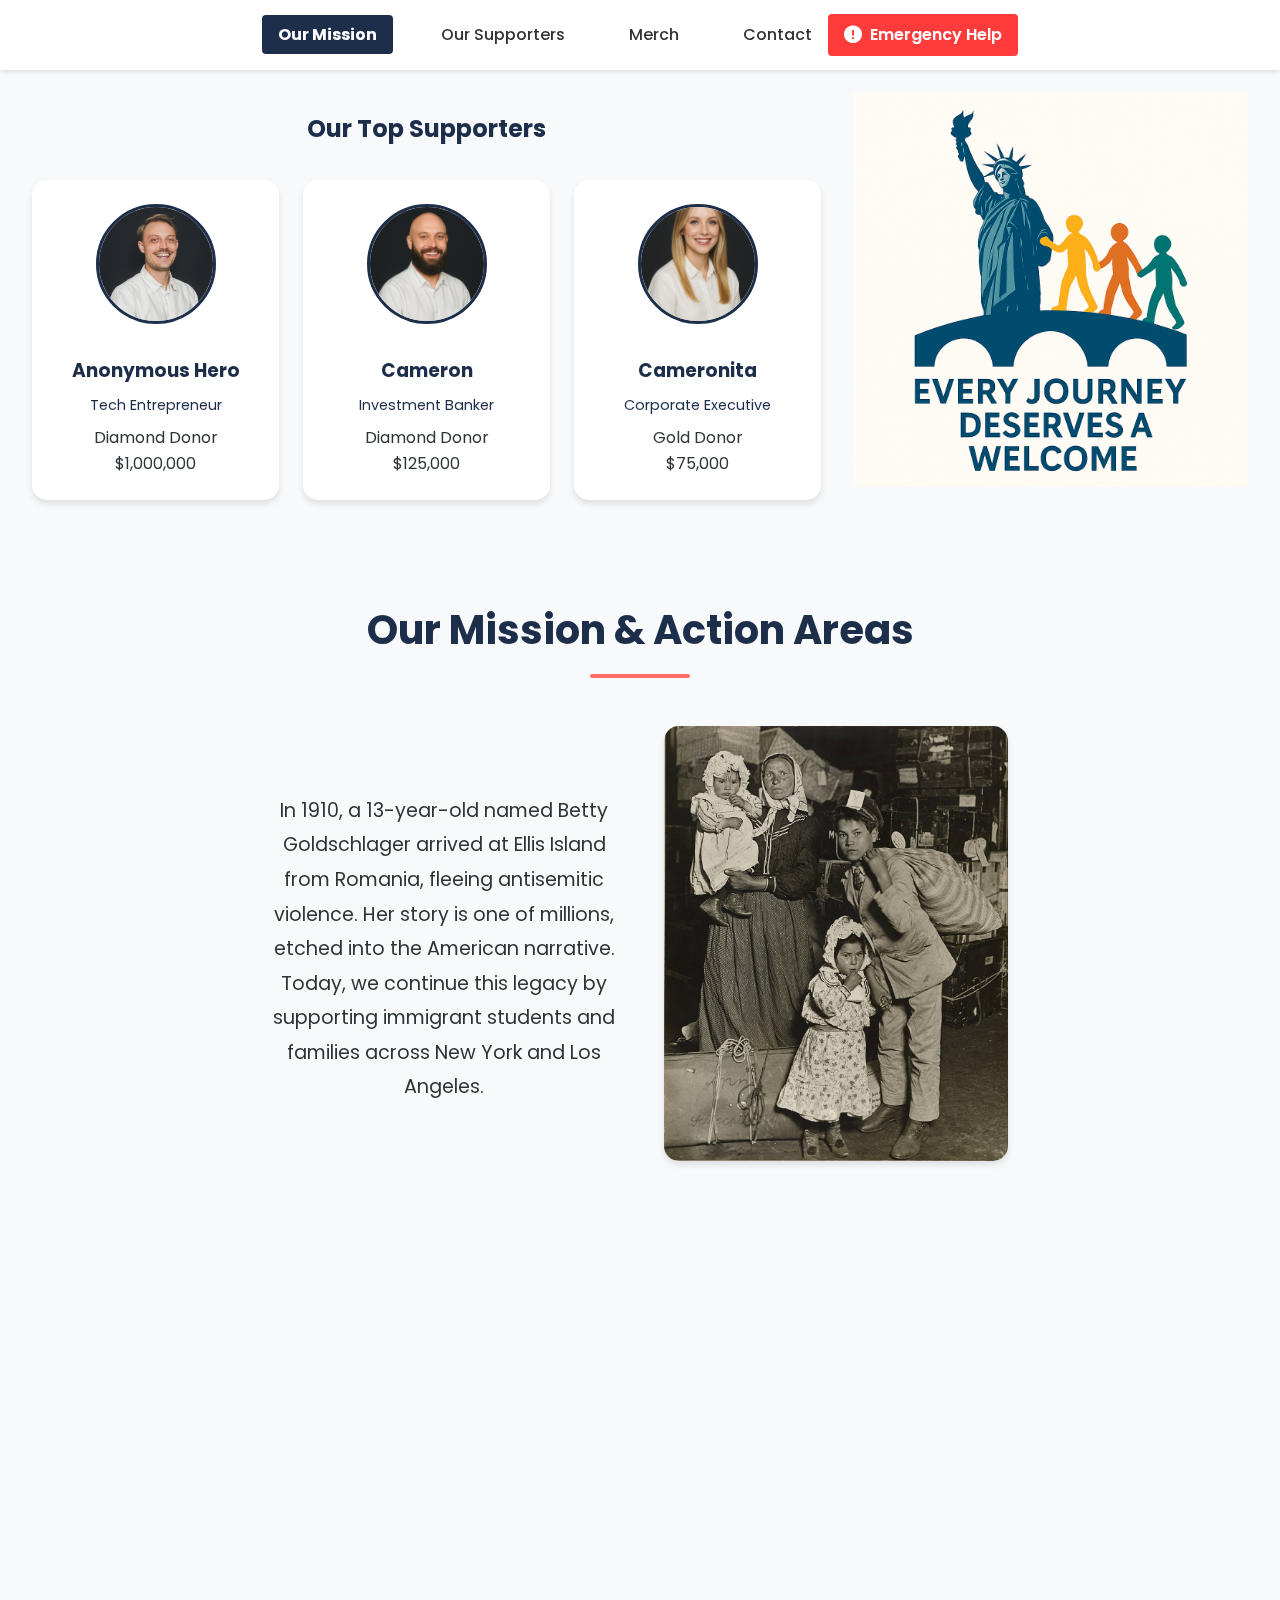
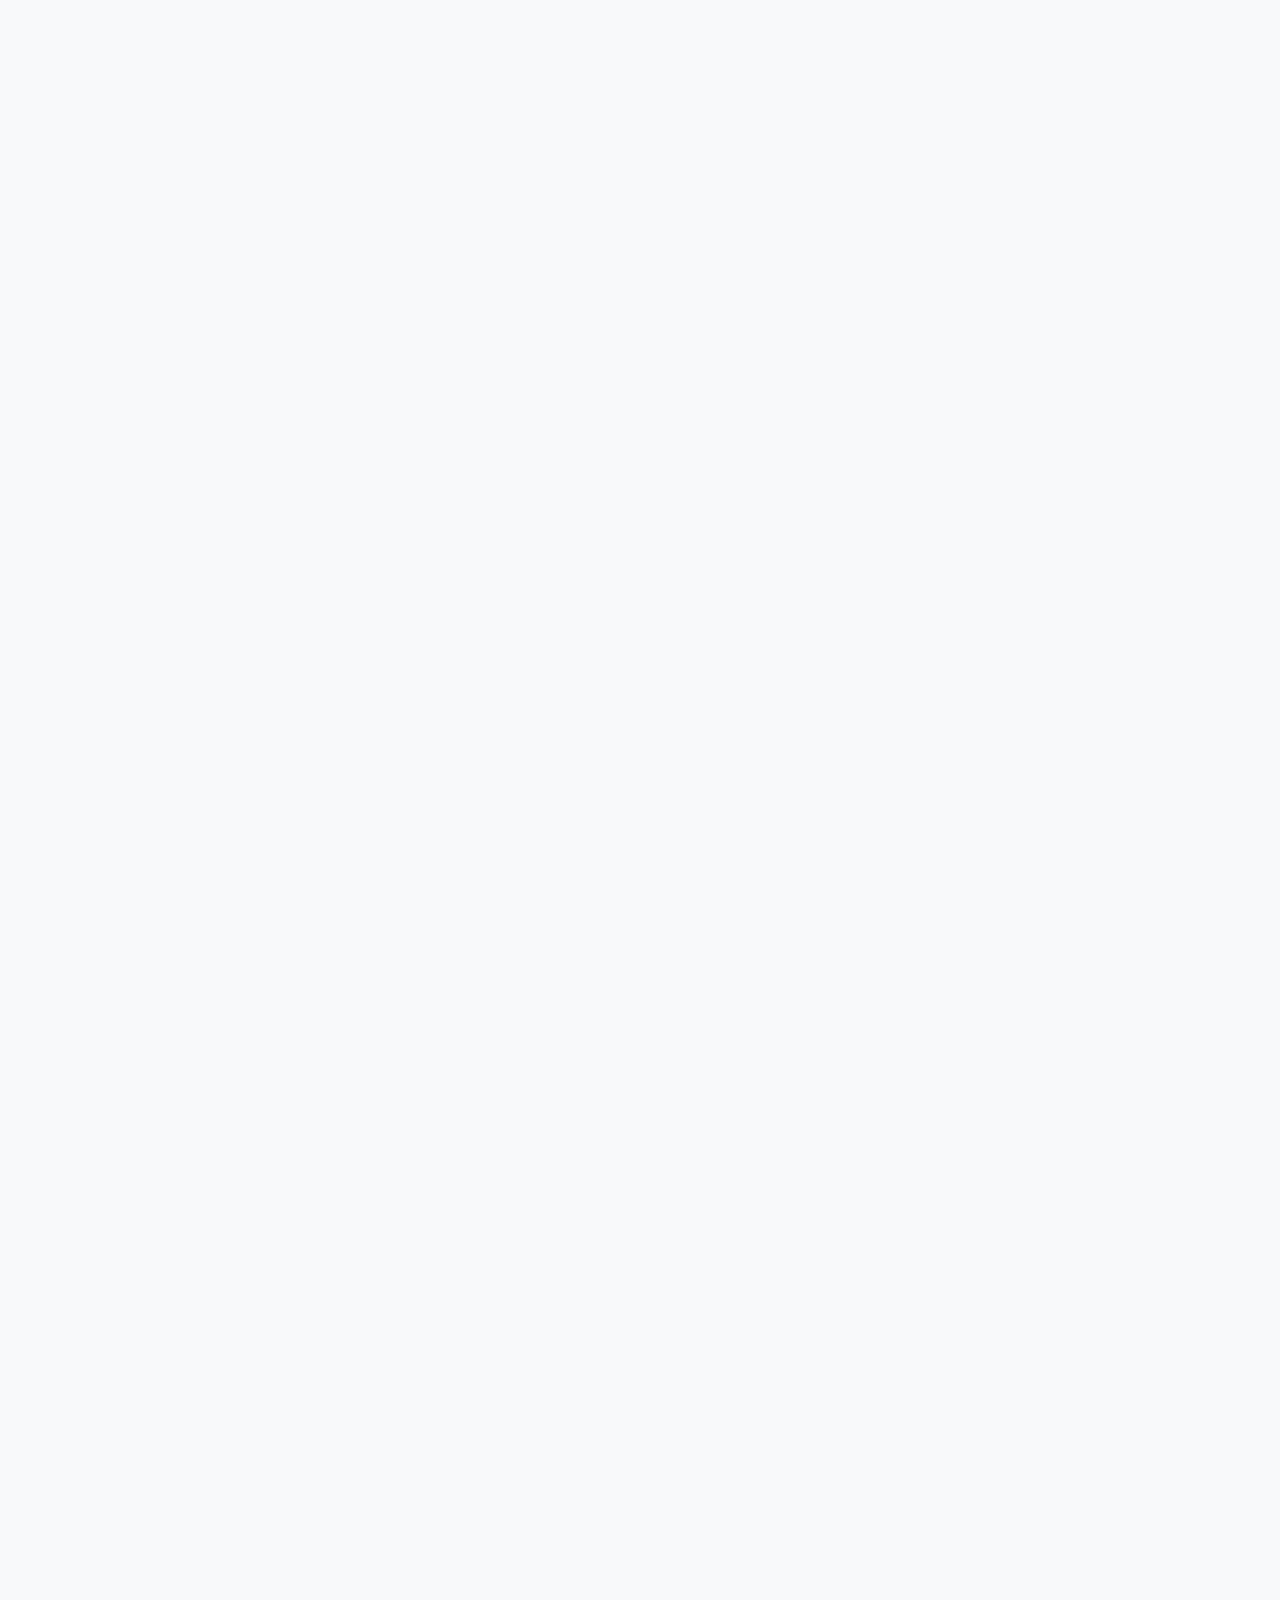
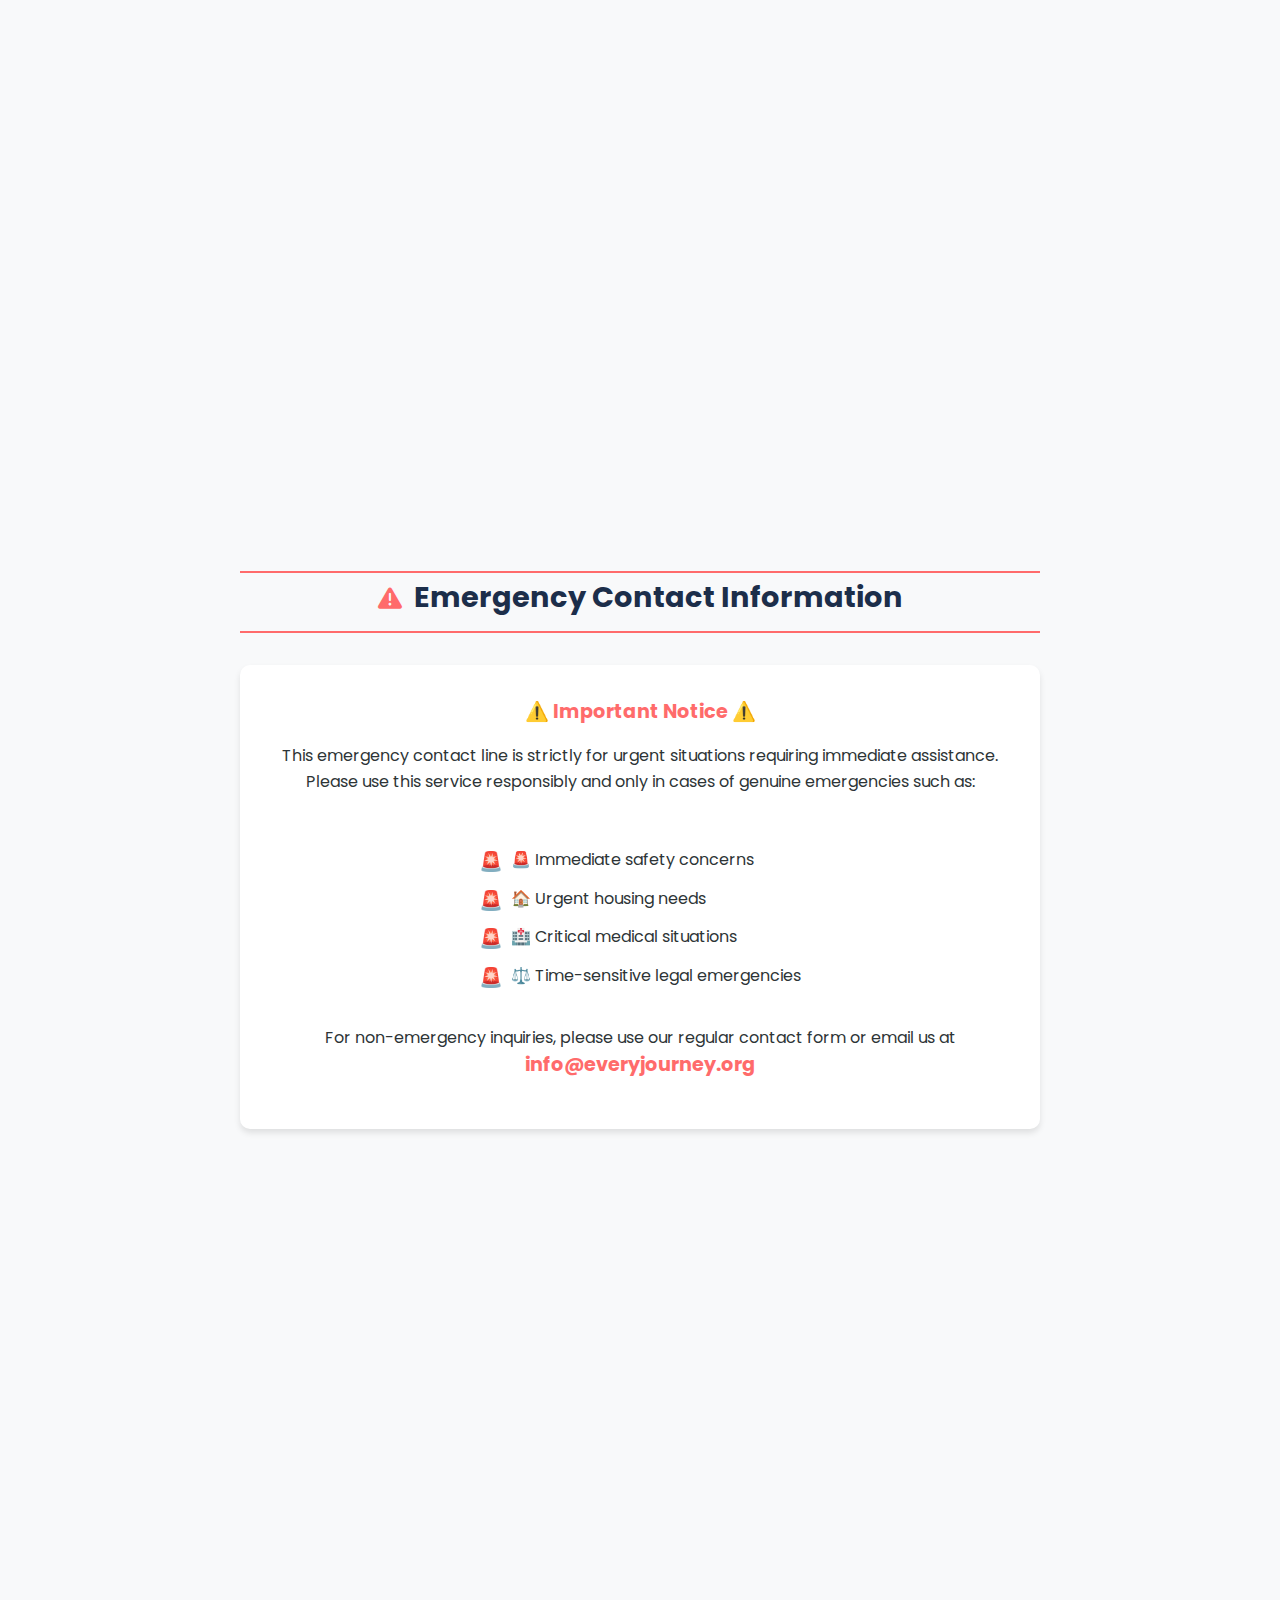
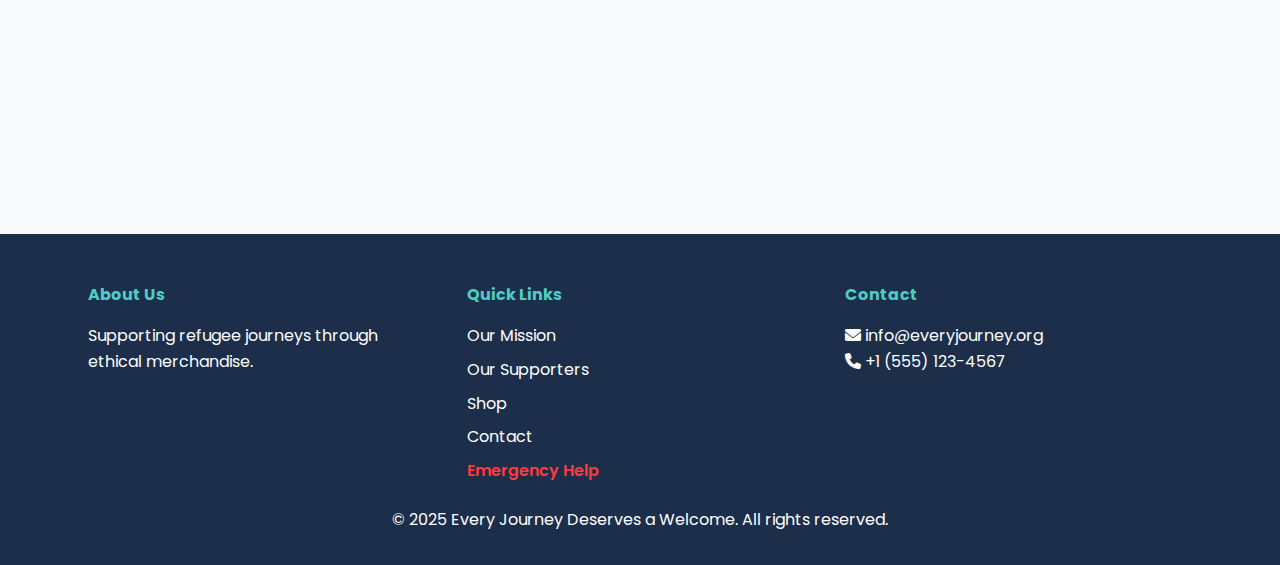
<file: index.html>
<!DOCTYPE html>
<html lang="en">
<head>
  <meta charset="UTF-8">
  <meta name="viewport" content="width=device-width, initial-scale=1.0">
  <title>Every Journey Deserves a Welcome</title>
  <link rel="stylesheet" href="style.css">
  <link rel="stylesheet" href="https://cdnjs.cloudflare.com/ajax/libs/font-awesome/6.0.0/css/all.min.css">
  <script defer src="script.js"></script>
</head>
<body>  <header>    <nav>
      <div class="nav-container">
        <button class="menu-toggle" onclick="toggleMenu()">
          <i class="fas fa-bars"></i>
        </button>
        <ul id="navbar">
          <li><a href="#mission" class="active">Our Mission</a></li>
          <li><a href="donators.html">Our Supporters</a></li>
          <li><a href="merch.html">Merch</a></li>
          <li><a href="contact.html">Contact</a></li>
        </ul>
      </div>
      <a href="#emergency-contact" class="emergency-nav-btn">
        <i class="fas fa-exclamation-circle"></i>
        Emergency Help
      </a>
    </nav>
  </header>  <section id="hero" data-aos="fade-up">
    <div class="hero-content">
      <div class="top-donors">
        <h2>Our Top Supporters</h2>
        <div class="donor-cards">
          <div class="donor-card">
            <img src="Donator/1736870240504.jpeg" alt="Top Donator">
            <h3>Anonymous Hero</h3>
            <p class="profession">Tech Entrepreneur</p>
            <div class="category-label">Diamond Donor</div>
            <div class="donation-amount">$1,000,000</div>
          </div>
          <div class="donor-card">
            <img src="Donator/cameron.png" alt="Cameron">
            <h3>Cameron</h3>
            <p class="profession">Investment Banker</p>
            <div class="category-label">Diamond Donor</div>
            <div class="donation-amount">$125,000</div>
          </div>
          <div class="donor-card">
            <img src="Donator/cameronfemale.png" alt="Cameron">
            <h3>Cameronita</h3>
            <p class="profession">Corporate Executive</p>
            <div class="category-label">Gold Donor</div>
            <div class="donation-amount">$75,000</div>
          </div>
        </div>
      </div>
      <div class="hero-logo-container">
        <img src="Images/everyjourneydeserveawelcome.png" alt="Every Journey Logo" class="hero-logo">
      </div>
    </div>
  </section>

  <section id="mission" data-aos="fade-up">
    <h2 class="section-title">Our Mission & Action Areas</h2>
    
    <div class="mission-intro">
      <div class="mission-content">
        <div class="mission-text">
          <p class="mission-statement">
            In 1910, a 13-year-old named Betty Goldschlager arrived at Ellis Island from Romania, fleeing antisemitic violence. Her story is one of millions, etched into the American narrative. Today, we continue this legacy by supporting immigrant students and families across New York and Los Angeles.
          </p>
        </div>
        <div class="mission-image-container">
          <img src="Images/immigrant.jpg" alt="Historic immigrant family at Ellis Island" class="mission-historic-image">
        </div>
      </div>
    </div>

    <div class="mission-grid">
      <div class="mission-card" data-aos="fade-up">
        <i class="fas fa-school"></i>
        <h3>Educational Support</h3>
        <p>Providing academic assistance and resources from garden school through college, ensuring every student has the tools they need to succeed.</p>
        <ul>
          <li>After-school tutoring programs</li>
          <li>College application guidance</li>
          <li>Language learning support</li>
        </ul>
      </div>

      <div class="mission-card" data-aos="fade-up" data-aos-delay="100">
        <i class="fas fa-graduation-cap"></i>
        <h3>Scholarship Programs</h3>
        <p>Supporting immigrant students with financial aid and scholarships to pursue higher education in New York and Los Angeles.</p>
        <ul>
          <li>Merit-based scholarships</li>
          <li>Need-based financial assistance</li>
          <li>Educational resources funding</li>
        </ul>
      </div>

      <div class="mission-card" data-aos="fade-up" data-aos-delay="200">
        <i class="fas fa-hands-helping"></i>
        <h3>Community Integration</h3>
        <p>Building bridges between schools, families, and communities to create a supportive network for immigrant students.</p>
        <ul>
          <li>Parent-teacher communication support</li>
          <li>Cultural exchange programs</li>
          <li>Community mentorship</li>
        </ul>
      </div>

      <div class="mission-card" data-aos="fade-up" data-aos-delay="300">
        <i class="fas fa-book-reader"></i>
        <h3>Educational Resources</h3>
        <p>Creating and distributing multilingual educational materials and resources to support learning at all levels.</p>
        <ul>
          <li>Multilingual learning materials</li>
          <li>Digital learning platforms</li>
          <li>Educational workshops</li>
        </ul>
      </div>
    </div>

    <div class="location-focus" data-aos="fade-up">
      <h3>Our Primary Focus Areas</h3>
      <div class="location-grid">
        <div class="location-card new-york">
          <h4>New York</h4>
          <p>Supporting immigrant communities across NYC's five boroughs, with special focus on:</p>
          <ul>
            <li>Public schools in diverse neighborhoods</li>
            <li>Community colleges and universities</li>
            <li>After-school programs</li>
          </ul>
        </div>
        <div class="location-card los-angeles">
          <h4>Los Angeles</h4>
          <p>Providing support throughout the Greater LA area, focusing on:</p>
          <ul>
            <li>K-12 education support</li>
            <li>College preparation programs</li>
            <li>Family resource centers</li>
          </ul>
        </div>
      </div>
    </div>
  </section>


  <section id="gallery" data-aos="fade-up">
    <h2 id="apagnan">Our Merch Gallery</h2>
    <div class="gallery-grid">
      <div class="card" data-aos="fade-up" data-aos-delay="100">
        <img src="Images/whiteshirt.png" alt="White T-shirt">
        <div class="title">White T-Shirt</div>
        <div class="category-label">Shirts</div>
        <div class="caption">Soft organic cotton. $20</div>
      </div>
      <div class="card" data-aos="fade-up" data-aos-delay="200">
        <img src="Images/blackshirt.png" alt="Black T-shirt">
        <div class="title">Black T-Shirt</div>
        <div class="category-label">Shirts</div>
        <div class="caption">Soft organic cotton. $20</div>
      </div>
      <div class="card" data-aos="fade-up" data-aos-delay="300">
        <img src="Images/whitebag.png" alt="White Tote Bag">
        <div class="title">White Tote Bag</div>
        <div class="category-label">Bags</div>
        <div class="caption">Everyday essential. $12</div>
      </div>
      <div class="card" data-aos="fade-up" data-aos-delay="400">
        <img src="Images/bluebag.png" alt="Blue Tote Bag">
        <div class="title">Blue Tote Bag</div>
        <div class="category-label">Bags</div>
        <div class="caption">Everyday essential. $12</div>
      </div>
      <div class="card" data-aos="fade-up" data-aos-delay="500">
        <img src="Images/mug.png" alt="Mug">
        <div class="title">Mug</div>
        <div class="category-label">Accessories</div>
        <div class="caption">Ceramic. Holds warm values. $10</div>
      </div>
      <div class="card" data-aos="fade-up" data-aos-delay="600">
        <img src="Images/whitecap.png" alt="White Cap">
        <div class="title">White Cap</div>
        <div class="category-label">Accessories</div>
        <div class="caption">Stylish and comfortable. $15</div>
      </div>
      <div class="card" data-aos="fade-up" data-aos-delay="700">
        <img src="Images/stickers.png" alt="Sticker Pack">
        <div class="title">Sticker Pack</div>
        <div class="category-label">Accessories</div>
        <div class="caption">Show your support. $5</div>
      </div>
      <div class="card" data-aos="fade-up" data-aos-delay="800">
        <img src="Images/phonecases.png" alt="Phone Case">
        <div class="title">Phone Case</div>
        <div class="category-label">Accessories</div>
        <div class="caption">Protect with purpose. $18</div>
      </div>
    </div>
    <a href="merch.html" class="gallery-button" data-aos="fade-up">Go to the Shop</a>
  </section>  <div class="section-divider">
    <hr>
    <div class="divider-content">
      <i class="fas fa-exclamation-triangle"></i>
      <h3>Emergency Contact Information</h3>
    </div>
    <hr>
  </div>
  <div class="emergency-warning">
    <p><strong>⚠️ Important Notice ⚠️</strong></p>
    <p>This emergency contact line is strictly for urgent situations requiring immediate assistance. Please use this service responsibly and only in cases of genuine emergencies such as:</p>
    <ul>
      <li>🚨 Immediate safety concerns</li>
      <li>🏠 Urgent housing needs</li>
      <li>🏥 Critical medical situations</li>
      <li>⚖️ Time-sensitive legal emergencies</li>
    </ul>
    <p>For non-emergency inquiries, please use our regular contact form or email us at <strong>info@everyjourney.org</strong></p>
  </div>

  <section class="emergency-contact" data-aos="fade-up">
    <h2><i class="fas fa-exclamation-circle"></i> Need Immediate Help?</h2>
    <form id="emergency-form">
      <div class="form-group">
        <label for="emergency-name">Your Name</label>
        <input type="text" id="emergency-name" name="emergency-name" required>
      </div>
      <div class="form-group">
        <label for="emergency-contact">Contact Number</label>
        <input type="tel" id="emergency-contact" name="emergency-contact" required>
      </div>
      <div class="form-group">
        <label for="emergency-location">Current Location</label>
        <input type="text" id="emergency-location" name="emergency-location" required>
      </div>
      <div class="form-group">
        <label for="emergency-message">Brief Description of Your Situation</label>
        <textarea id="emergency-message" name="emergency-message" rows="3" required></textarea>
      </div>
      <button type="submit" class="submit-btn">
        <i class="fas fa-phone"></i> Request Immediate Assistance
      </button>
    </form>
    <p class="emergency-note">
      <strong>Note:</strong> For life-threatening emergencies, please call your local emergency services immediately.
    </p>
  </section>

  <footer>
    <div class="footer-content">
      <div class="footer-section">
        <h4>About Us</h4>
        <p>Supporting refugee journeys through ethical merchandise.</p>
      </div>      <div class="footer-section">
        <h4>Quick Links</h4>
        <ul>
          <li><a href="#mission">Our Mission</a></li>
          <li><a href="donators.html">Our Supporters</a></li>
          <li><a href="merch.html">Shop</a></li>
          <li><a href="contact.html">Contact</a></li>
          <li><a href="#emergency-contact" class="emergency-link">Emergency Help</a></li>
        </ul>
      </div>
      <div class="footer-section">
        <h4>Contact</h4>
        <p><i class="fas fa-envelope"></i> info@everyjourney.org</p>
        <p><i class="fas fa-phone"></i> +1 (555) 123-4567</p>
      </div>
    </div>
    <div class="footer-bottom">
      <p>&copy; 2025 Every Journey Deserves a Welcome. All rights reserved.</p>
    </div>
  </footer>

  <!-- AOS Animation Library -->
  <script src="https://unpkg.com/aos@2.3.1/dist/aos.js"></script>
  <link href="https://unpkg.com/aos@2.3.1/dist/aos.css" rel="stylesheet">
  <script>
    AOS.init({
      duration: 800,
      once: true,
      offset: 100
    });
  </script>
</body>
</html>
</file>
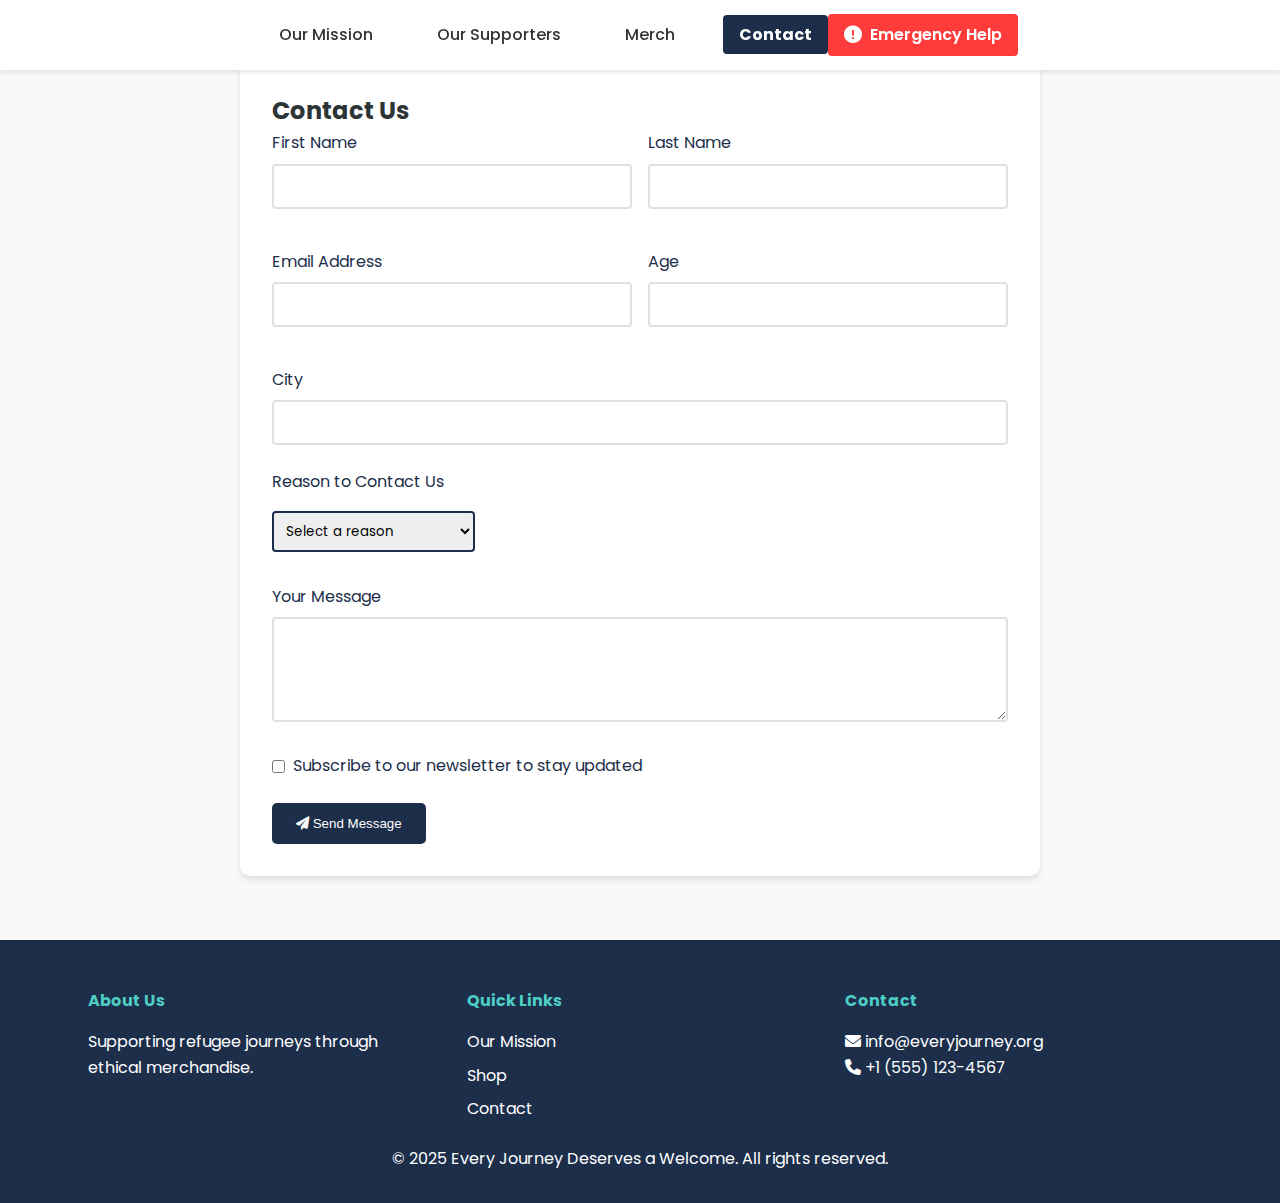
<file: contact.html>
<!DOCTYPE html>
<html lang="en">
<head>
  <meta charset="UTF-8">
  <meta name="viewport" content="width=device-width, initial-scale=1.0">
  <title>Contact Us - Every Journey Deserves a Welcome</title>
  <link rel="stylesheet" href="style.css">
  <link rel="stylesheet" href="https://cdnjs.cloudflare.com/ajax/libs/font-awesome/6.0.0/css/all.min.css">
  <script defer src="script.js"></script>
</head>
<body>
  <header>    <nav>
      <div class="nav-container">
        <button class="menu-toggle" onclick="toggleMenu()">
          <i class="fas fa-bars"></i>
        </button>
        <ul id="navbar">
          <li><a href="everyjournet.html">Our Mission</a></li>
          <li><a href="donators.html">Our Supporters</a></li>
          <li><a href="merch.html">Merch</a></li>
          <li><a href="contact.html" class="active">Contact</a></li>
        </ul>
      </div>
      <a href="everyjournet.html#emergency-contact" class="emergency-nav-btn">
        <i class="fas fa-exclamation-circle"></i>
        Emergency Help
      </a>
    </nav>
  </header>

  <section id="contact" class="full-contact">
    <h2>Contact Us</h2>
    <form id="contact-form" class="contact-form">
      <div class="form-row">
        <div class="form-group">
          <label for="firstname">First Name</label>
          <input type="text" id="firstname" name="firstname" required>
        </div>
        <div class="form-group">
          <label for="lastname">Last Name</label>
          <input type="text" id="lastname" name="lastname" required>
        </div>
      </div>

      <div class="form-row">
        <div class="form-group">
          <label for="email">Email Address</label>
          <input type="email" id="email" name="email" required>
        </div>
        <div class="form-group">
          <label for="age">Age</label>
          <input type="number" id="age" name="age" min="0" max="120" required>
        </div>
      </div>

      <div class="form-group">
        <label for="city">City</label>
        <input type="text" id="city" name="city" required>
      </div>

      <div class="form-group">
        <label for="reason">Reason to Contact Us</label>
        <select id="reason" name="reason" required>
          <option value="">Select a reason</option>
          <option value="support">Need Support</option>
          <option value="donation">Make a Donation</option>
          <option value="volunteer">Volunteer</option>
          <option value="partnership">Partnership Opportunity</option>
          <option value="other">Other</option>
        </select>
      </div>

      <div class="form-group">
        <label for="message">Your Message</label>
        <textarea id="message" name="message" rows="5" required></textarea>
      </div>

      <div class="form-group checkbox-group">
        <input type="checkbox" id="newsletter" name="newsletter">
        <label for="newsletter">Subscribe to our newsletter to stay updated</label>
      </div>

      <button type="submit" class="submit-btn">
        <i class="fas fa-paper-plane"></i> Send Message
      </button>
    </form>
  </section>

  <footer>
    <div class="footer-content">
      <div class="footer-section">
        <h4>About Us</h4>
        <p>Supporting refugee journeys through ethical merchandise.</p>
      </div>
      <div class="footer-section">
        <h4>Quick Links</h4>
        <ul>
          <li><a href="everyjournet.html">Our Mission</a></li>
          <li><a href="merch.html">Shop</a></li>
          <li><a href="contact.html">Contact</a></li>
        </ul>
      </div>
      <div class="footer-section">
        <h4>Contact</h4>
        <p><i class="fas fa-envelope"></i> info@everyjourney.org</p>
        <p><i class="fas fa-phone"></i> +1 (555) 123-4567</p>
      </div>
    </div>
    <div class="footer-bottom">
      <p>&copy; 2025 Every Journey Deserves a Welcome. All rights reserved.</p>
    </div>
  </footer>
</body>
</html>
</file>
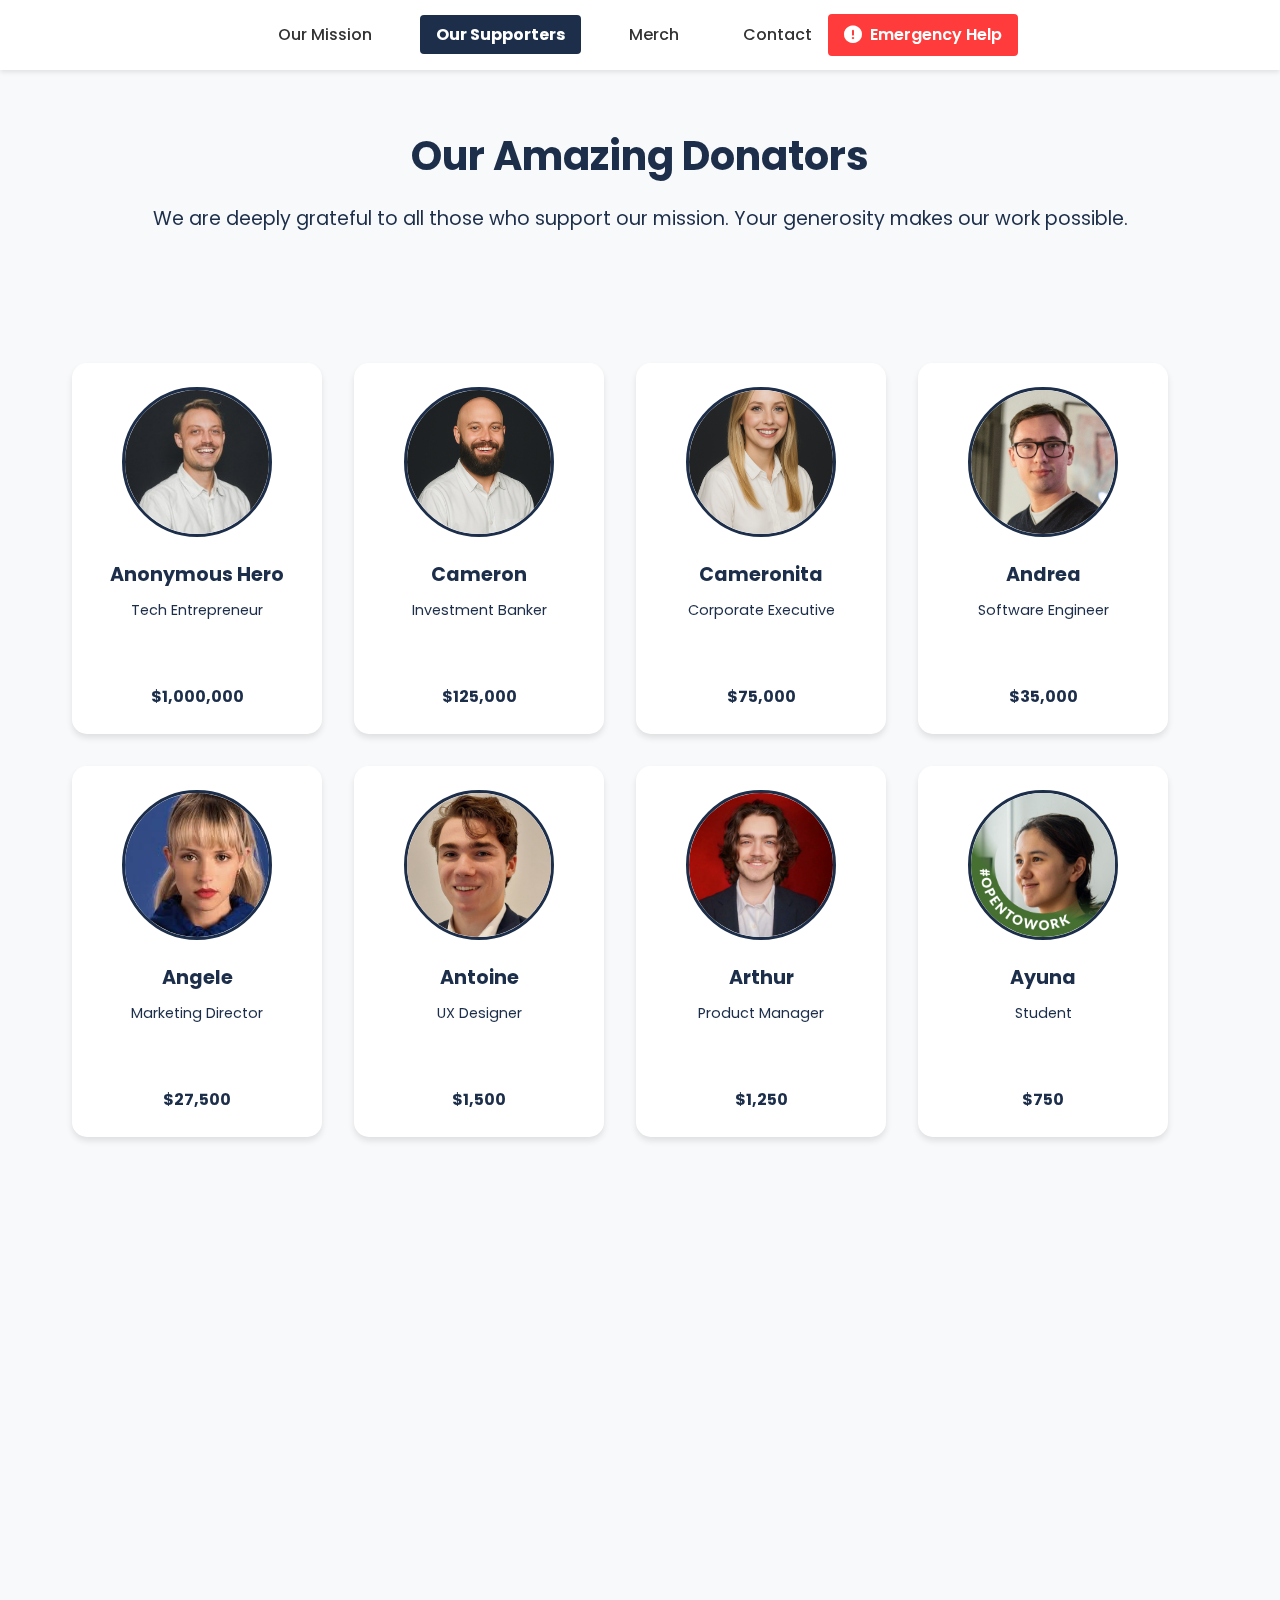
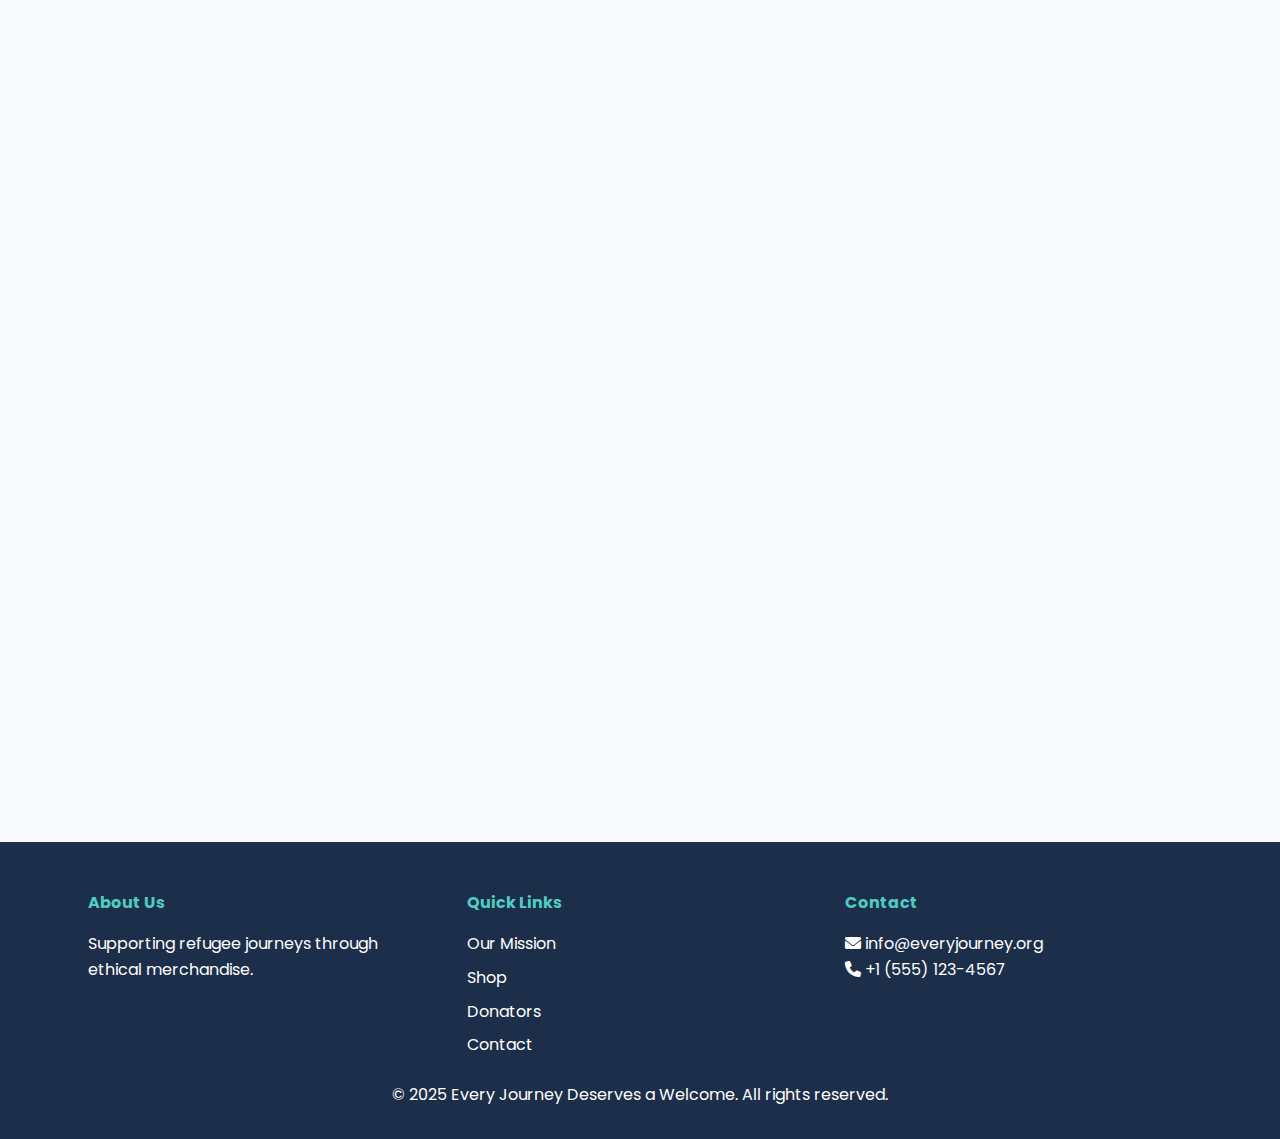
<file: donators.html>
<!DOCTYPE html>
<html lang="en">
<head>
  <meta charset="UTF-8">
  <meta name="viewport" content="width=device-width, initial-scale=1.0">
  <title>Our Amazing Donators - Every Journey</title>
  <link rel="stylesheet" href="style.css">
  <link rel="stylesheet" href="https://cdnjs.cloudflare.com/ajax/libs/font-awesome/6.0.0/css/all.min.css">
  <script defer src="script.js"></script>
</head>
<body>
  <header>    <nav>
      <div class="nav-container">
        <button class="menu-toggle" onclick="toggleMenu()">
          <i class="fas fa-bars"></i>
        </button>
        <ul id="navbar">
          <li><a href="index.html#mission">Our Mission</a></li>
          <li><a href="donators.html" class="active">Our Supporters</a></li>
          <li><a href="merch.html">Merch</a></li>
          <li><a href="contact.html">Contact</a></li>
        </ul>
      </div>
      <a href="index.html#emergency-contact" class="emergency-nav-btn">
        <i class="fas fa-exclamation-circle"></i>
        Emergency Help
      </a>
    </nav>
  </header>

  <section class="donators-hero" data-aos="fade-up">
    <h1>Our Amazing Donators</h1>
    <p>We are deeply grateful to all those who support our mission. Your generosity makes our work possible.</p>
  </section>

  <section class="donators-grid" data-aos="fade-up">
    <div class="gallery-grid">
      <div class="card" data-aos="fade-up">
        <img src="Donator/1736870240504.jpeg" alt="Top Donator">
        <div class="title">Anonymous Hero</div>
        <div class="profession">Tech Entrepreneur</div>
        <div class="category-label">Diamond Donor</div>
        <div class="donation-amount">$1,000,000</div>
      </div>
      <div class="card" data-aos="fade-up" data-aos-delay="100">
        <img src="Donator/cameron.png" alt="Cameron">
        <div class="title">Cameron</div>
        <div class="profession">Investment Banker</div>
        <div class="category-label">Diamond Donor</div>
        <div class="donation-amount">$125,000</div>
      </div>
      <div class="card" data-aos="fade-up" data-aos-delay="200">
        <img src="Donator/cameronfemale.png" alt="Cameron">
        <div class="title">Cameronita</div>
        <div class="profession">Corporate Executive</div>
        <div class="category-label">Gold Donor</div>
        <div class="donation-amount">$75,000</div>
      </div>
      <div class="card" data-aos="fade-up" data-aos-delay="300">
        <img src="Donator/andrea.jpeg" alt="Andrea">
        <div class="title">Andrea</div>
        <div class="profession">Software Engineer</div>
        <div class="category-label">Silver Donor</div>
        <div class="donation-amount">$35,000</div>
      </div>
      <div class="card" data-aos="fade-up" data-aos-delay="400">
        <img src="Donator/angele.jpeg" alt="Angele">
        <div class="title">Angele</div>
        <div class="profession">Marketing Director</div>
        <div class="category-label">Silver Donor</div>
        <div class="donation-amount">$27,500</div>
      </div>
      <div class="card" data-aos="fade-up" data-aos-delay="500">
        <img src="Donator/antoine.jpeg" alt="Antoine">
        <div class="title">Antoine</div>
        <div class="profession">UX Designer</div>
        <div class="category-label">Bronze Donor</div>
        <div class="donation-amount">$1,500</div>
      </div>
      <div class="card" data-aos="fade-up" data-aos-delay="600">
        <img src="Donator/arthur.jpeg" alt="Arthur">
        <div class="title">Arthur</div>
        <div class="profession">Product Manager</div>
        <div class="category-label">Bronze Donor</div>
        <div class="donation-amount">$1,250</div>
      </div>
      <div class="card" data-aos="fade-up" data-aos-delay="700">
        <img src="Donator/ayuna.jpeg" alt="Ayuna">
        <div class="title">Ayuna</div>
        <div class="profession">Student</div>
        <div class="category-label">Amazing Donor</div>
        <div class="donation-amount">$750</div>
      </div>
      <div class="card" data-aos="fade-up" data-aos-delay="800">
        <img src="Donator/bastien.jpeg" alt="Bastien">
        <div class="title">Bastien</div>
        <div class="profession">Teacher</div>
        <div class="category-label">Amazing Donor</div>
        <div class="donation-amount">$500</div>
      </div>
      <div class="card" data-aos="fade-up" data-aos-delay="900">
        <img src="Donator/billy.jpeg" alt="Billy">
        <div class="title">Billy</div>
        <div class="profession">Freelancer</div>
        <div class="category-label">Amazing Donor</div>
        <div class="donation-amount">$250</div>
      </div>
      <div class="card" data-aos="fade-up" data-aos-delay="1000">
        <img src="Donator/ewenn.jpeg" alt="Ewenn">
        <div class="title">Ewenn</div>
        <div class="profession">Student</div>
        <div class="category-label">Amazing Donor</div>
        <div class="donation-amount">$100</div>
      </div>
      <div class="card" data-aos="fade-up" data-aos-delay="1100">
        <img src="Donator/imran.jpeg" alt="Imran">
        <div class="title">Imran</div>
        <div class="profession">Student</div>
        <div class="category-label">Amazing Donor</div>
        <div class="donation-amount">$50</div>
      </div>
      <div class="card" data-aos="fade-up" data-aos-delay="1200">
        <img src="Donator/Emmanuel_Macron_February_2025.jpg" alt="Emmanuel Macron">
        <div class="title">Emmanuel Macron</div>
        <div class="profession">Politician</div>
        <div class="category-label">Amazing Donor</div>
        <div class="donation-amount">$475</div>
      </div>
      <div class="card" data-aos="fade-up" data-aos-delay="1300">
        <img src="Donator/jean-soma.jpg" alt="Jean-Soma">
        <div class="title">Jean-Soma</div>
        <div class="profession">Artist</div>
        <div class="category-label">Amazing Donor</div>
        <div class="donation-amount">$425</div>
      </div>
      <div class="card" data-aos="fade-up" data-aos-delay="1400">
        <img src="Donator/jeremy.jpeg" alt="Jeremy">
        <div class="title">Jeremy</div>
        <div class="profession">Developer</div>
        <div class="category-label">Amazing Donor</div>
        <div class="donation-amount">$350</div>
      </div>
      <div class="card" data-aos="fade-up" data-aos-delay="1500">
        <img src="Donator/julia.jpeg" alt="Julia">
        <div class="title">Julia</div>
        <div class="profession">Designer</div>
        <div class="category-label">Amazing Donor</div>
        <div class="donation-amount">$295</div>
      </div>
      <div class="card" data-aos="fade-up" data-aos-delay="1600">
        <img src="Donator/mathilde.jpeg" alt="Mathilde">
        <div class="title">Mathilde</div>
        <div class="profession">Researcher</div>
        <div class="category-label">Amazing Donor</div>
        <div class="donation-amount">$180</div>
      </div>
      <div class="card" data-aos="fade-up" data-aos-delay="1700">
        <img src="Donator/paul.jpeg" alt="Paul">
        <div class="title">Paul</div>
        <div class="profession">Engineer</div>
        <div class="category-label">Amazing Donor</div>
        <div class="donation-amount">$150</div>
      </div>
    </div>
  </section>

  <footer>
    <div class="footer-content">
      <div class="footer-section">
        <h4>About Us</h4>
        <p>Supporting refugee journeys through ethical merchandise.</p>
      </div>
      <div class="footer-section">
        <h4>Quick Links</h4>
        <ul>
          <li><a href="index.html#mission">Our Mission</a></li>
          <li><a href="merch.html">Shop</a></li>
          <li><a href="donators.html">Donators</a></li>
          <li><a href="contact.html">Contact</a></li>
        </ul>
      </div>
      <div class="footer-section">
        <h4>Contact</h4>
        <p><i class="fas fa-envelope"></i> info@everyjourney.org</p>
        <p><i class="fas fa-phone"></i> +1 (555) 123-4567</p>
      </div>
    </div>
    <div class="footer-bottom">
      <p>&copy; 2025 Every Journey Deserves a Welcome. All rights reserved.</p>
    </div>
  </footer>

  <!-- AOS Animation Library -->
  <script src="https://unpkg.com/aos@2.3.1/dist/aos.js"></script>
  <link href="https://unpkg.com/aos@2.3.1/dist/aos.css" rel="stylesheet">
  <script>
    AOS.init({
      duration: 800,
      once: true,
      offset: 100
    });
  </script>
</body>
</html>
</file>
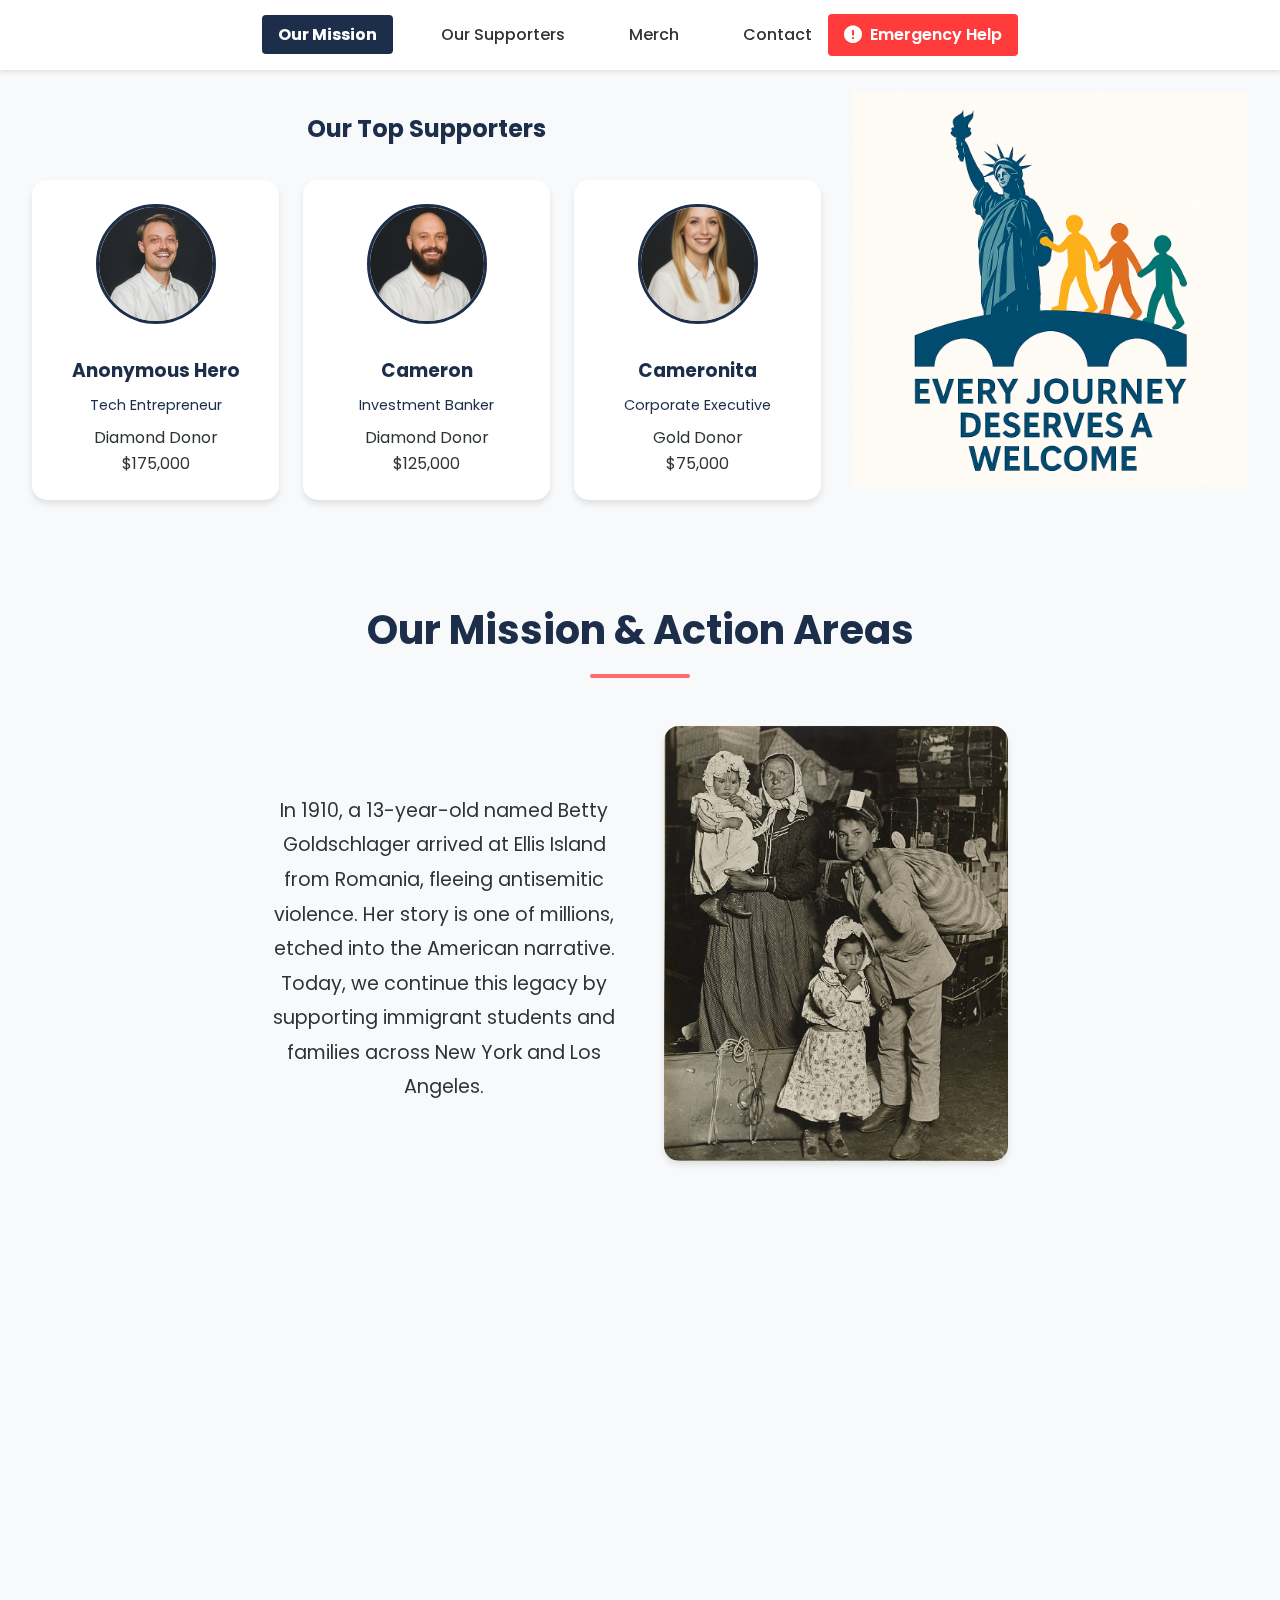
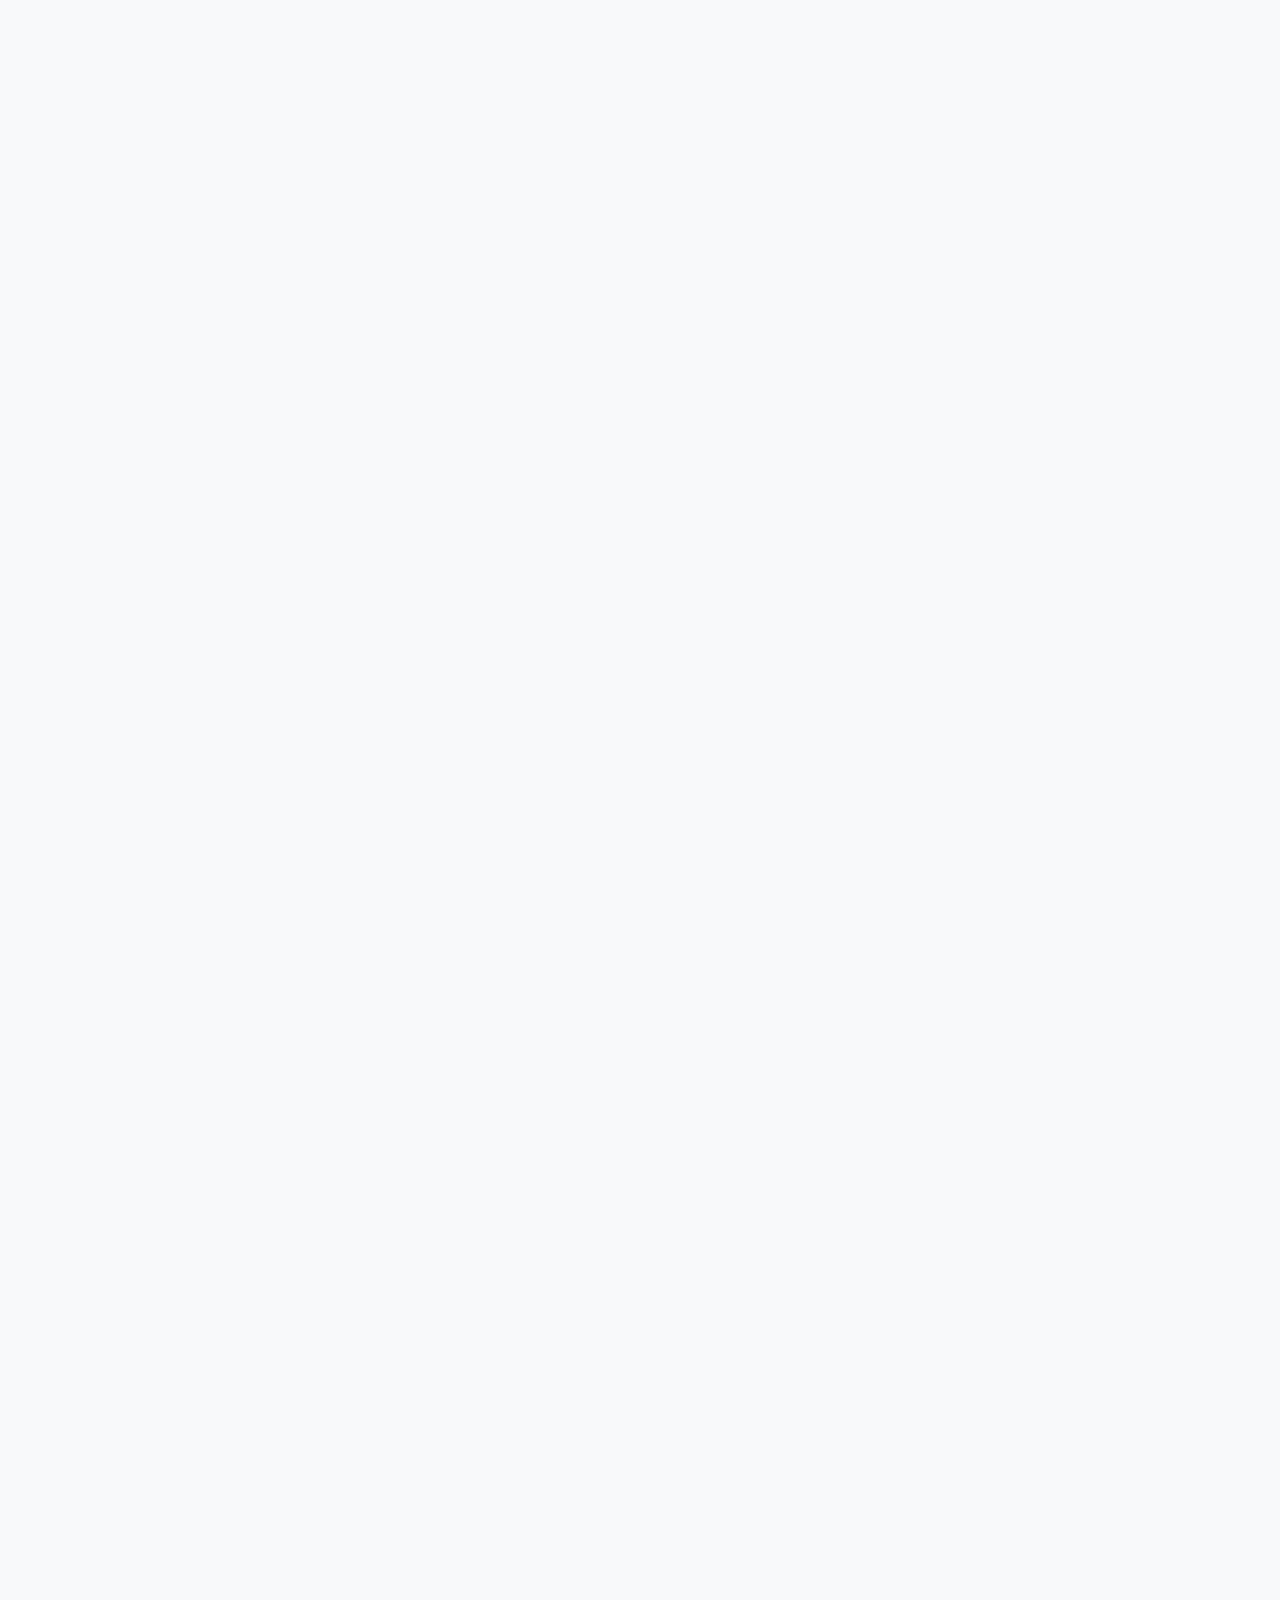
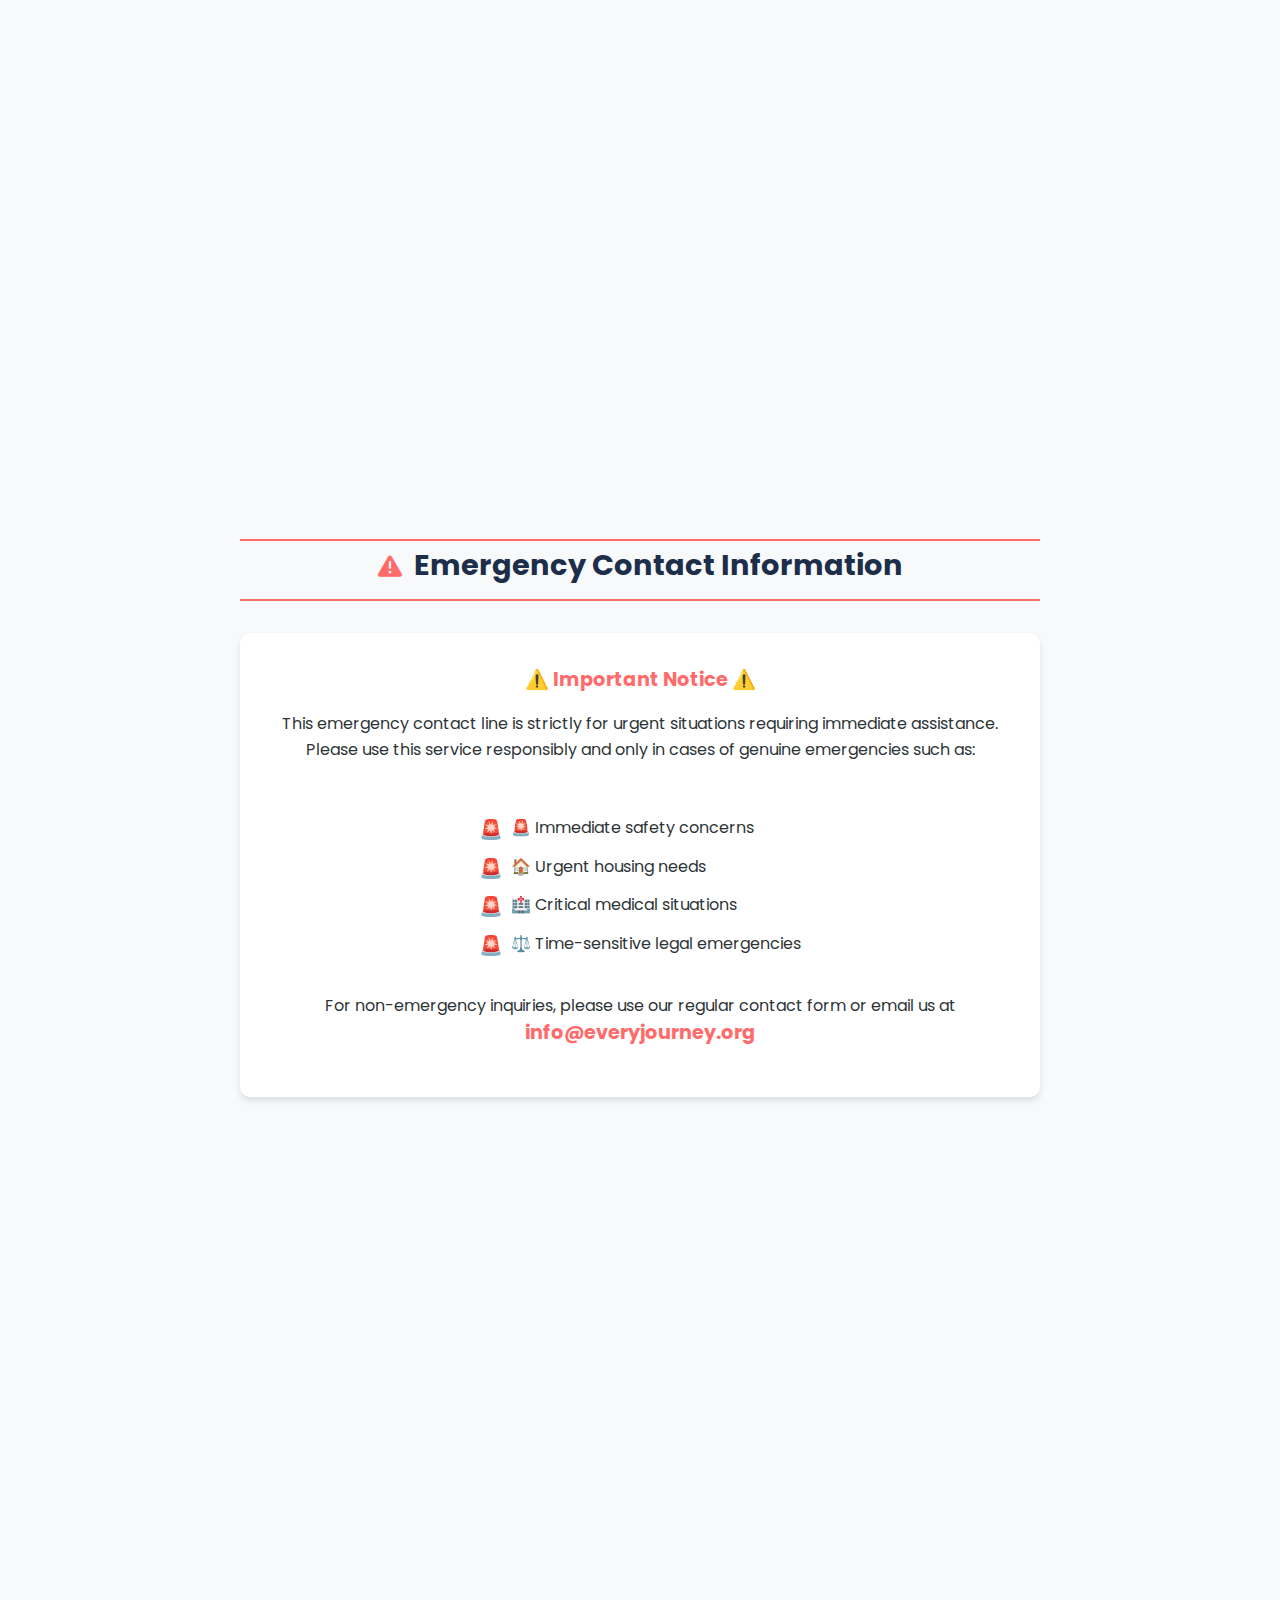
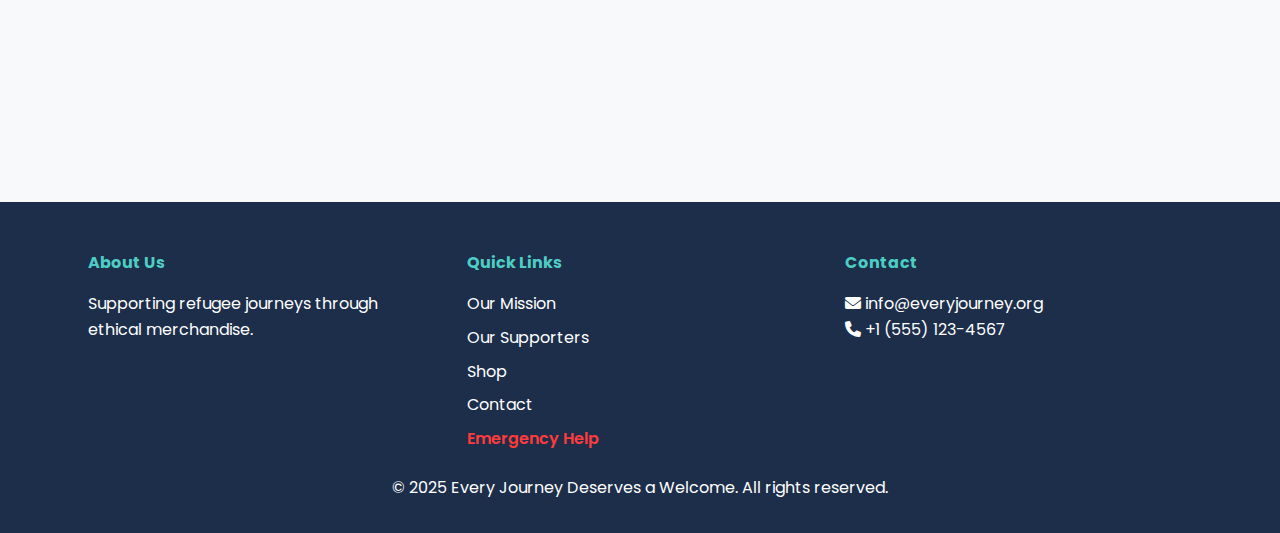
<file: everyjournet.html>
<!DOCTYPE html>
<html lang="en">
<head>
  <meta charset="UTF-8">
  <meta name="viewport" content="width=device-width, initial-scale=1.0">
  <title>Every Journey Deserves a Welcome</title>
  <link rel="stylesheet" href="style.css">
  <link rel="stylesheet" href="https://cdnjs.cloudflare.com/ajax/libs/font-awesome/6.0.0/css/all.min.css">
  <script defer src="script.js"></script>
</head>
<body>  <header>    <nav>
      <div class="nav-container">
        <button class="menu-toggle" onclick="toggleMenu()">
          <i class="fas fa-bars"></i>
        </button>
        <ul id="navbar">
          <li><a href="#mission" class="active">Our Mission</a></li>
          <li><a href="donators.html">Our Supporters</a></li>
          <li><a href="merch.html">Merch</a></li>
          <li><a href="contact.html">Contact</a></li>
        </ul>
      </div>
      <a href="#emergency-contact" class="emergency-nav-btn">
        <i class="fas fa-exclamation-circle"></i>
        Emergency Help
      </a>
    </nav>
  </header>  <section id="hero" data-aos="fade-up">
    <div class="hero-content">
      <div class="top-donors">
        <h2>Our Top Supporters</h2>
        <div class="donor-cards">
          <div class="donor-card">
            <img src="Donator/1736870240504.jpeg" alt="Top Donator">
            <h3>Anonymous Hero</h3>
            <p class="profession">Tech Entrepreneur</p>
            <div class="category-label">Diamond Donor</div>
            <div class="donation-amount">$175,000</div>
          </div>
          <div class="donor-card">
            <img src="Donator/cameron.png" alt="Cameron">
            <h3>Cameron</h3>
            <p class="profession">Investment Banker</p>
            <div class="category-label">Diamond Donor</div>
            <div class="donation-amount">$125,000</div>
          </div>
          <div class="donor-card">
            <img src="Donator/cameronfemale.png" alt="Cameron">
            <h3>Cameronita</h3>
            <p class="profession">Corporate Executive</p>
            <div class="category-label">Gold Donor</div>
            <div class="donation-amount">$75,000</div>
          </div>
        </div>
      </div>
      <div class="hero-logo-container">
        <img src="Images/everyjourneydeserveawelcome.png" alt="Every Journey Logo" class="hero-logo">
      </div>
    </div>
  </section>

  <section id="mission" data-aos="fade-up">
    <h2 class="section-title">Our Mission & Action Areas</h2>
    
    <div class="mission-intro">
      <div class="mission-content">
        <div class="mission-text">
          <p class="mission-statement">
            In 1910, a 13-year-old named Betty Goldschlager arrived at Ellis Island from Romania, fleeing antisemitic violence. Her story is one of millions, etched into the American narrative. Today, we continue this legacy by supporting immigrant students and families across New York and Los Angeles.
          </p>
        </div>
        <div class="mission-image-container">
          <img src="Images/immigrant.jpg" alt="Historic immigrant family at Ellis Island" class="mission-historic-image">
        </div>
      </div>
    </div>

    <div class="mission-grid">
      <div class="mission-card" data-aos="fade-up">
        <i class="fas fa-school"></i>
        <h3>Educational Support</h3>
        <p>Providing academic assistance and resources from garden school through college, ensuring every student has the tools they need to succeed.</p>
        <ul>
          <li>After-school tutoring programs</li>
          <li>College application guidance</li>
          <li>Language learning support</li>
        </ul>
      </div>

      <div class="mission-card" data-aos="fade-up" data-aos-delay="100">
        <i class="fas fa-graduation-cap"></i>
        <h3>Scholarship Programs</h3>
        <p>Supporting immigrant students with financial aid and scholarships to pursue higher education in New York and Los Angeles.</p>
        <ul>
          <li>Merit-based scholarships</li>
          <li>Need-based financial assistance</li>
          <li>Educational resources funding</li>
        </ul>
      </div>

      <div class="mission-card" data-aos="fade-up" data-aos-delay="200">
        <i class="fas fa-hands-helping"></i>
        <h3>Community Integration</h3>
        <p>Building bridges between schools, families, and communities to create a supportive network for immigrant students.</p>
        <ul>
          <li>Parent-teacher communication support</li>
          <li>Cultural exchange programs</li>
          <li>Community mentorship</li>
        </ul>
      </div>

      <div class="mission-card" data-aos="fade-up" data-aos-delay="300">
        <i class="fas fa-book-reader"></i>
        <h3>Educational Resources</h3>
        <p>Creating and distributing multilingual educational materials and resources to support learning at all levels.</p>
        <ul>
          <li>Multilingual learning materials</li>
          <li>Digital learning platforms</li>
          <li>Educational workshops</li>
        </ul>
      </div>
    </div>

    <div class="location-focus" data-aos="fade-up">
      <h3>Our Primary Focus Areas</h3>
      <div class="location-grid">
        <div class="location-card new-york">
          <h4>New York</h4>
          <p>Supporting immigrant communities across NYC's five boroughs, with special focus on:</p>
          <ul>
            <li>Public schools in diverse neighborhoods</li>
            <li>Community colleges and universities</li>
            <li>After-school programs</li>
          </ul>
        </div>
        <div class="location-card los-angeles">
          <h4>Los Angeles</h4>
          <p>Providing support throughout the Greater LA area, focusing on:</p>
          <ul>
            <li>K-12 education support</li>
            <li>College preparation programs</li>
            <li>Family resource centers</li>
          </ul>
        </div>
      </div>
    </div>
  </section>


  <section id="gallery" data-aos="fade-up">
    <h2>Our Merch Gallery</h2>
    <div class="gallery-grid">
      <div class="card" data-aos="fade-up" data-aos-delay="100">
        <img src="Images/whiteshirt.png" alt="White T-shirt">
        <div class="title">White T-Shirt</div>
        <div class="category-label">Shirts</div>
        <div class="caption">Soft organic cotton. $20</div>
      </div>
      <div class="card" data-aos="fade-up" data-aos-delay="200">
        <img src="Images/blackshirt.png" alt="Black T-shirt">
        <div class="title">Black T-Shirt</div>
        <div class="category-label">Shirts</div>
        <div class="caption">Soft organic cotton. $20</div>
      </div>
      <div class="card" data-aos="fade-up" data-aos-delay="300">
        <img src="Images/whitebag.png" alt="White Tote Bag">
        <div class="title">White Tote Bag</div>
        <div class="category-label">Bags</div>
        <div class="caption">Everyday essential. $12</div>
      </div>
      <div class="card" data-aos="fade-up" data-aos-delay="400">
        <img src="Images/bluebag.png" alt="Blue Tote Bag">
        <div class="title">Blue Tote Bag</div>
        <div class="category-label">Bags</div>
        <div class="caption">Everyday essential. $12</div>
      </div>
      <div class="card" data-aos="fade-up" data-aos-delay="500">
        <img src="Images/mug.png" alt="Mug">
        <div class="title">Mug</div>
        <div class="category-label">Accessories</div>
        <div class="caption">Ceramic. Holds warm values. $10</div>
      </div>
      <div class="card" data-aos="fade-up" data-aos-delay="600">
        <img src="Images/whitecap.png" alt="White Cap">
        <div class="title">White Cap</div>
        <div class="category-label">Accessories</div>
        <div class="caption">Stylish and comfortable. $15</div>
      </div>
      <div class="card" data-aos="fade-up" data-aos-delay="700">
        <img src="Images/stickers.png" alt="Sticker Pack">
        <div class="title">Sticker Pack</div>
        <div class="category-label">Accessories</div>
        <div class="caption">Show your support. $5</div>
      </div>
      <div class="card" data-aos="fade-up" data-aos-delay="800">
        <img src="Images/phonecases.png" alt="Phone Case">
        <div class="title">Phone Case</div>
        <div class="category-label">Accessories</div>
        <div class="caption">Protect with purpose. $18</div>
      </div>
    </div>
    <a href="merch.html" class="gallery-button" data-aos="fade-up">Go to the Shop</a>
  </section>  <div class="section-divider">
    <hr>
    <div class="divider-content">
      <i class="fas fa-exclamation-triangle"></i>
      <h3>Emergency Contact Information</h3>
    </div>
    <hr>
  </div>
  <div class="emergency-warning">
    <p><strong>⚠️ Important Notice ⚠️</strong></p>
    <p>This emergency contact line is strictly for urgent situations requiring immediate assistance. Please use this service responsibly and only in cases of genuine emergencies such as:</p>
    <ul>
      <li>🚨 Immediate safety concerns</li>
      <li>🏠 Urgent housing needs</li>
      <li>🏥 Critical medical situations</li>
      <li>⚖️ Time-sensitive legal emergencies</li>
    </ul>
    <p>For non-emergency inquiries, please use our regular contact form or email us at <strong>info@everyjourney.org</strong></p>
  </div>

  <section class="emergency-contact" data-aos="fade-up">
    <h2><i class="fas fa-exclamation-circle"></i> Need Immediate Help?</h2>
    <form id="emergency-form">
      <div class="form-group">
        <label for="emergency-name">Your Name</label>
        <input type="text" id="emergency-name" name="emergency-name" required>
      </div>
      <div class="form-group">
        <label for="emergency-contact">Contact Number</label>
        <input type="tel" id="emergency-contact" name="emergency-contact" required>
      </div>
      <div class="form-group">
        <label for="emergency-location">Current Location</label>
        <input type="text" id="emergency-location" name="emergency-location" required>
      </div>
      <div class="form-group">
        <label for="emergency-message">Brief Description of Your Situation</label>
        <textarea id="emergency-message" name="emergency-message" rows="3" required></textarea>
      </div>
      <button type="submit" class="submit-btn">
        <i class="fas fa-phone"></i> Request Immediate Assistance
      </button>
    </form>
    <p class="emergency-note">
      <strong>Note:</strong> For life-threatening emergencies, please call your local emergency services immediately.
    </p>
  </section>

  <footer>
    <div class="footer-content">
      <div class="footer-section">
        <h4>About Us</h4>
        <p>Supporting refugee journeys through ethical merchandise.</p>
      </div>      <div class="footer-section">
        <h4>Quick Links</h4>
        <ul>
          <li><a href="#mission">Our Mission</a></li>
          <li><a href="donators.html">Our Supporters</a></li>
          <li><a href="merch.html">Shop</a></li>
          <li><a href="contact.html">Contact</a></li>
          <li><a href="#emergency-contact" class="emergency-link">Emergency Help</a></li>
        </ul>
      </div>
      <div class="footer-section">
        <h4>Contact</h4>
        <p><i class="fas fa-envelope"></i> info@everyjourney.org</p>
        <p><i class="fas fa-phone"></i> +1 (555) 123-4567</p>
      </div>
    </div>
    <div class="footer-bottom">
      <p>&copy; 2025 Every Journey Deserves a Welcome. All rights reserved.</p>
    </div>
  </footer>

  <!-- AOS Animation Library -->
  <script src="https://unpkg.com/aos@2.3.1/dist/aos.js"></script>
  <link href="https://unpkg.com/aos@2.3.1/dist/aos.css" rel="stylesheet">
  <script>
    AOS.init({
      duration: 800,
      once: true,
      offset: 100
    });
  </script>
</body>
</html>
</file>
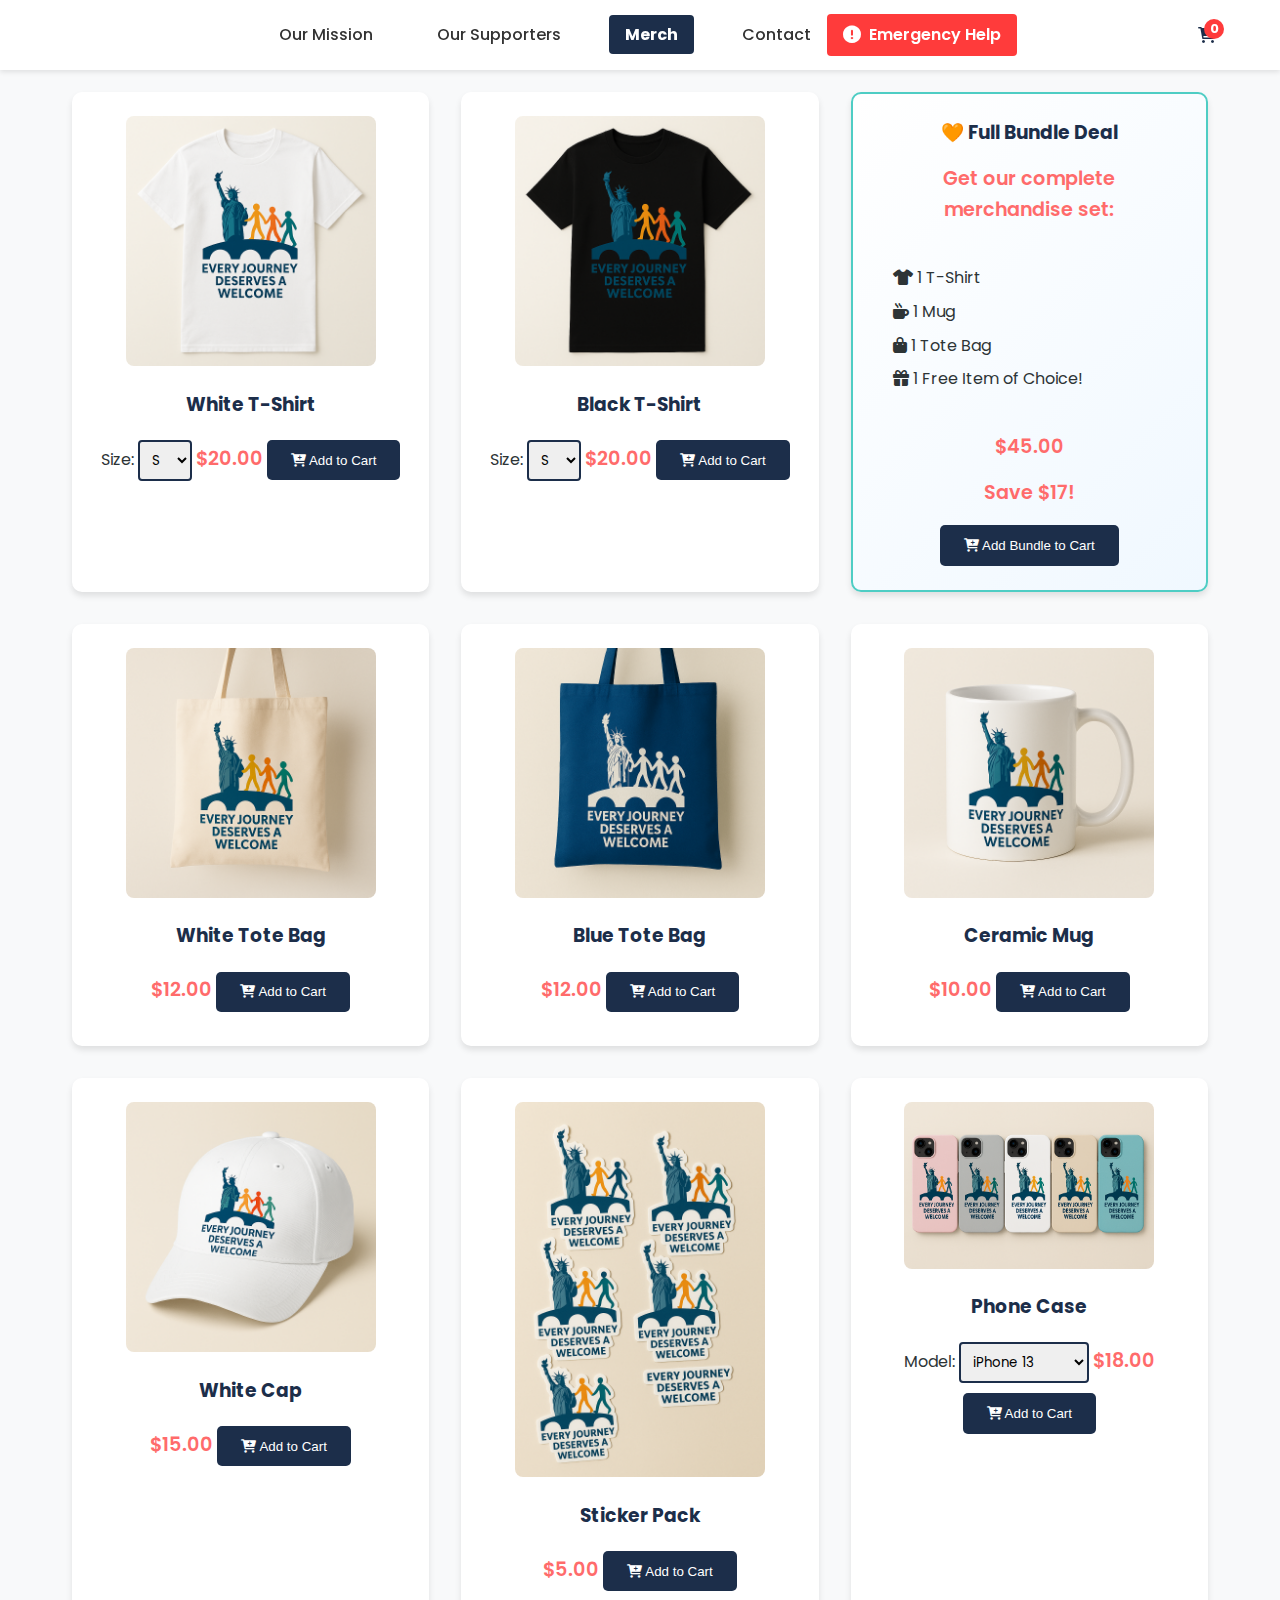
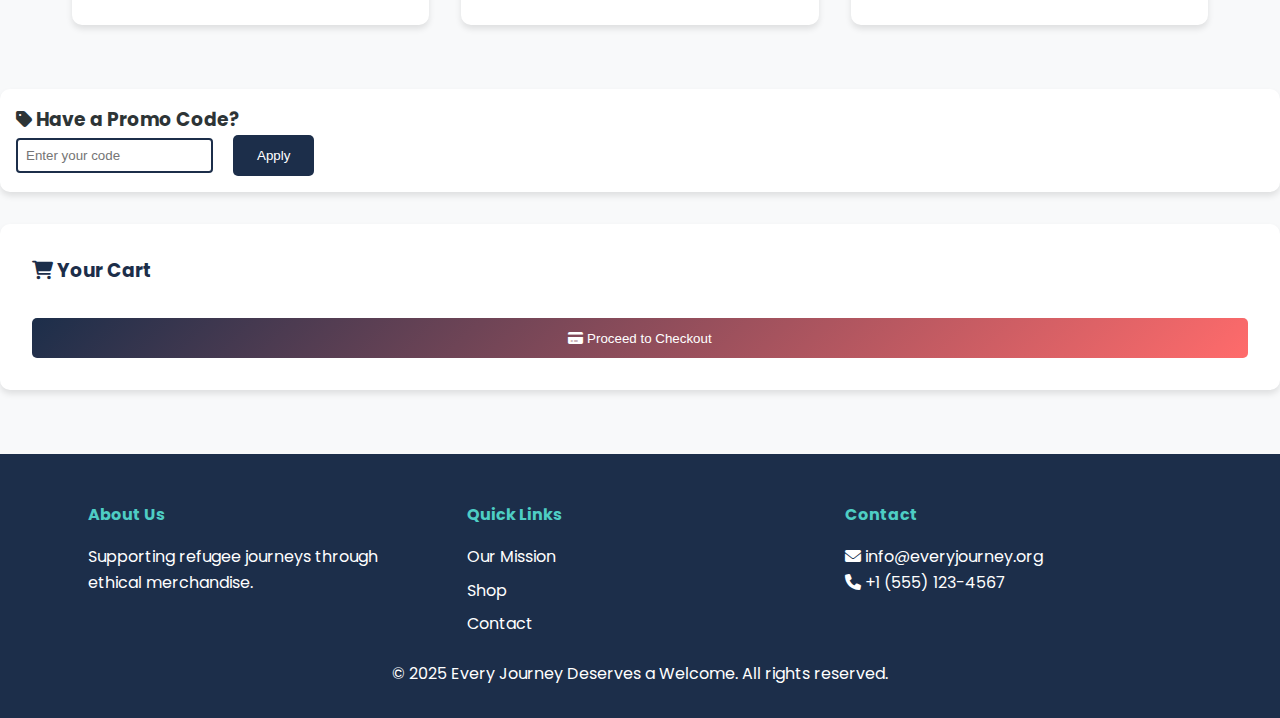
<file: merch.html>
<!DOCTYPE html>
<html lang="en">
<head>
  <meta charset="UTF-8">
  <meta name="viewport" content="width=device-width, initial-scale=1.0">
  <title>Merch Store - Every Journey Deserves a Welcome</title>
  <link rel="stylesheet" href="style.css">
  <link rel="stylesheet" href="https://cdnjs.cloudflare.com/ajax/libs/font-awesome/6.0.0/css/all.min.css">
  <script defer src="script.js"></script>
</head>
<body>  <header>    <nav>
      <div class="nav-container">
        <button class="menu-toggle" onclick="toggleMenu()">
          <i class="fas fa-bars"></i>
        </button>
        <ul id="navbar">
          <li><a href="index.html">Our Mission</a></li>
          <li><a href="donators.html">Our Supporters</a></li>
          <li><a href="merch.html" class="active">Merch</a></li>
          <li><a href="contact.html">Contact</a></li>
        </ul>
      </div>
      <a href="index.html#emergency-contact" class="emergency-nav-btn">
        <i class="fas fa-exclamation-circle"></i>
        Emergency Help
      </a>
    </nav>
    <a href="#cart" class="cart-icon">
      <i class="fas fa-shopping-cart"></i>
      <span class="cart-count">0</span>
    </a>
  </header>

  <section id="shop">
    <!-- White Shirt -->
    <div class="product" data-aos="fade-up">      <div class="product-image">
        <img src="Images/whiteshirt.png" alt="White Shirt" loading="lazy">
        <div class="product-overlay">
          <span class="product-details">100% Organic Cotton</span>
        </div>
      </div>
      <h3>White T-Shirt</h3>
      <label for="size-white">Size:</label>
      <select id="size-white">
        <option value="S">S</option>
        <option value="M">M</option>
        <option value="L">L</option>
        <option value="XL">XL</option>
      </select>
      <p class="price">$20.00</p>
      <button onclick="addToCart('White T-Shirt', document.getElementById('size-white').value)" class="add-to-cart-btn">
        <i class="fas fa-cart-plus"></i> Add to Cart
      </button>
    </div>

    <!-- Black Shirt -->
    <div class="product" data-aos="fade-up" data-aos-delay="100">      <div class="product-image">
        <img src="Images/blackshirt.png" alt="Black Shirt" loading="lazy">
        <div class="product-overlay">
          <span class="product-details">100% Organic Cotton</span>
        </div>
      </div>
      <h3>Black T-Shirt</h3>
      <label for="size-black">Size:</label>
      <select id="size-black">
        <option value="S">S</option>
        <option value="M">M</option>
        <option value="L">L</option>
        <option value="XL">XL</option>
      </select>
      <p class="price">$20.00</p>
      <button onclick="addToCart('Black T-Shirt', document.getElementById('size-black').value)" class="add-to-cart-btn">
        <i class="fas fa-cart-plus"></i> Add to Cart
      </button>
    </div>

    <!-- Bundle Offer -->
    <div class="product bundle" data-aos="fade-up" data-aos-delay="200">
      <div class="bundle-badge">Best Value</div>
      <h3>🧡 Full Bundle Deal</h3>
      <div class="bundle-content">
        <p>Get our complete merchandise set:</p>
        <ul class="bundle-items">
          <li><i class="fas fa-tshirt"></i> 1 T-Shirt</li>
          <li><i class="fas fa-mug-hot"></i> 1 Mug</li>
          <li><i class="fas fa-shopping-bag"></i> 1 Tote Bag</li>
          <li><i class="fas fa-gift"></i> 1 Free Item of Choice!</li>
        </ul>
        <p class="bundle-price">$45.00</p>
        <p class="bundle-save">Save $17!</p>
      </div>
      <button onclick="addToCart('Full Bundle Deal')" class="add-to-cart-btn bundle-btn">
        <i class="fas fa-cart-plus"></i> Add Bundle to Cart
      </button>
    </div>

    <!-- Tote Bags -->
    <div class="product" data-aos="fade-up" data-aos-delay="300">      <div class="product-image">
        <img src="Images/whitebag.png" alt="White Tote Bag" loading="lazy">
        <div class="product-overlay">
          <span class="product-details">Durable Canvas Material</span>
        </div>
      </div>
      <h3>White Tote Bag</h3>
      <p class="price">$12.00</p>
      <button onclick="addToCart('White Tote Bag')" class="add-to-cart-btn">
        <i class="fas fa-cart-plus"></i> Add to Cart
      </button>
    </div>

    <div class="product" data-aos="fade-up" data-aos-delay="400">      <div class="product-image">
        <img src="Images/bluebag.png" alt="Blue Tote Bag" loading="lazy">
        <div class="product-overlay">
          <span class="product-details">Durable Canvas Material</span>
        </div>
      </div>
      <h3>Blue Tote Bag</h3>
      <p class="price">$12.00</p>
      <button onclick="addToCart('Blue Tote Bag')" class="add-to-cart-btn">
        <i class="fas fa-cart-plus"></i> Add to Cart
      </button>
    </div>

    <!-- Mug -->
    <div class="product" data-aos="fade-up" data-aos-delay="500">      <div class="product-image">
        <img src="Images/mug.png" alt="Mug" loading="lazy">
        <div class="product-overlay">
          <span class="product-details">Premium Ceramic</span>
        </div>
      </div>
      <h3>Ceramic Mug</h3>
      <p class="price">$10.00</p>
      <button onclick="addToCart('Mug')" class="add-to-cart-btn">
        <i class="fas fa-cart-plus"></i> Add to Cart
      </button>
    </div>

    <!-- White Cap -->
    <div class="product" data-aos="fade-up" data-aos-delay="500">
      <div class="product-image">
        <img src="Images/whitecap.png" alt="White Cap" loading="lazy">
        <div class="product-overlay">
          <span class="product-details">Adjustable Size</span>
        </div>
      </div>
      <h3>White Cap</h3>
      <p class="price">$15.00</p>
      <button onclick="addToCart('White Cap')" class="add-to-cart-btn">
        <i class="fas fa-cart-plus"></i> Add to Cart
      </button>
    </div>

    <!-- Sticker Pack -->
    <div class="product" data-aos="fade-up" data-aos-delay="600">
      <div class="product-image">
        <img src="Images/stickers.png" alt="Sticker Pack" loading="lazy">
        <div class="product-overlay">
          <span class="product-details">Set of 5 Stickers</span>
        </div>
      </div>
      <h3>Sticker Pack</h3>
      <p class="price">$5.00</p>
      <button onclick="addToCart('Sticker Pack')" class="add-to-cart-btn">
        <i class="fas fa-cart-plus"></i> Add to Cart
      </button>
    </div>

    <!-- Phone Case -->
    <div class="product" data-aos="fade-up" data-aos-delay="700">
      <div class="product-image">
        <img src="Images/phonecases.png" alt="Phone Case" loading="lazy">
        <div class="product-overlay">
          <span class="product-details">Available for iPhone & Android</span>
        </div>
      </div>
      <h3>Phone Case</h3>
      <label for="phone-model">Model:</label>
      <select id="phone-model">
        <option value="iphone-13">iPhone 13</option>
        <option value="iphone-14">iPhone 14</option>
        <option value="samsung-s22">Samsung S22</option>
        <option value="samsung-s23">Samsung S23</option>
      </select>
      <p class="price">$18.00</p>
      <button onclick="addToCart('Phone Case', document.getElementById('phone-model').value)" class="add-to-cart-btn">
        <i class="fas fa-cart-plus"></i> Add to Cart
      </button>
    </div>
  </section>

  <section id="cart-section">
    <div class="promo">
      <h3><i class="fas fa-tag"></i> Have a Promo Code?</h3>
      <div class="promo-input">
        <input type="text" id="promo" placeholder="Enter your code">
        <button onclick="applyPromoCode()">Apply</button>
      </div>
    </div>

    <div id="cart">
      <h3><i class="fas fa-shopping-cart"></i> Your Cart</h3>
      <ul id="cart-items"></ul>
      <div id="cart-summary">
        <p id="cart-total"></p>
        <button onclick="checkoutCart()" class="checkout-btn">
          <i class="fas fa-credit-card"></i> Proceed to Checkout
        </button>
      </div>
    </div>
  </section>

  <footer>
    <div class="footer-content">
      <div class="footer-section">
        <h4>About Us</h4>
        <p>Supporting refugee journeys through ethical merchandise.</p>
      </div>
      <div class="footer-section">
        <h4>Quick Links</h4>
        <ul>
          <li><a href="index.html">Our Mission</a></li>
          <li><a href="#shop">Shop</a></li>
          <li><a href="#contact">Contact</a></li>
        </ul>
      </div>
      <div class="footer-section">
        <h4>Contact</h4>
        <p><i class="fas fa-envelope"></i> info@everyjourney.org</p>
        <p><i class="fas fa-phone"></i> +1 (555) 123-4567</p>
      </div>
    </div>
    <div class="footer-bottom">
      <p>&copy; 2025 Every Journey Deserves a Welcome. All rights reserved.</p>
    </div>
  </footer>

  <!-- AOS Animation Library -->
  <script src="https://unpkg.com/aos@2.3.1/dist/aos.js"></script>
  <script>
    AOS.init({
      duration: 800,
      once: true
    });
  </script>
</body>
</html>
</file>
<file: style.css>
/* Modern and Beautiful Website Styles */
@import url('https://fonts.googleapis.com/css2?family=Poppins:wght@300;400;500;600;700&display=swap');

:root {
  --primary-color: #1c2e4a;
  --secondary-color: #ff6b6b;
  --accent-color: #4ecdc4;
  --background-color: #f8f9fa;
  --text-color: #2d3436;
  --card-shadow: 0 4px 6px rgba(0, 0, 0, 0.1);
  --transition: all 0.3s ease;
}

* {
  margin: 0;
  padding: 0;
  box-sizing: border-box;
}

body {
  font-family: 'Poppins', sans-serif;
  background-color: var(--background-color);
  color: var(--text-color);
  line-height: 1.6;
  padding-top: 60px; /* Add space for fixed header */
}

/* Header Styles */
header {
  background-color: white;
  box-shadow: 0 2px 5px rgba(0, 0, 0, 0.1);
  position: fixed;
  top: 0;
  left: 0;
  right: 0;
  z-index: 1000;
  padding: 1rem 2rem;
  display: flex;
  justify-content: center;
  align-items: center;
  height: 70px;
}

.site-slogan {
  font-size: 1.8rem;
  font-weight: 700;
  color: var(--primary-color);
  text-align: center;
  margin: 0;
  grid-column: 2;
  text-transform: uppercase;
  letter-spacing: 1px;
}

/* Navigation */
nav {
  display: flex;
  justify-content: space-between;
  align-items: center;
  padding: 1rem;
  max-width: 1400px;
  margin: 0 auto;
}

nav ul {
  list-style: none;
  display: flex;
  justify-content: center;
  gap: 2rem;
  padding: 0;
  margin: 0;
  width: 100%;
}

nav ul li a {
  color: var(--primary-color);
  text-decoration: none;
  font-weight: 500;
  padding: 0.8rem 1.5rem;
  border-radius: 4px;
  transition: var(--transition);
}

nav ul li a::after {
  content: '';
  position: absolute;
  bottom: 0;
  left: 0;
  width: 100%;
  height: 2px;
  background-color: var(--secondary-color);
  transform: scaleX(0);
  transition: transform 0.3s ease;
}

nav ul li a:hover::after {
  transform: scaleX(1);
}

nav ul li a:hover {
  background-color: var(--accent-color);
  color: white;
}

nav ul li a.active {
  background-color: var(--primary-color);
  color: white;
}

.cart-icon {
  position: absolute;
  right: 4rem;
  top: 50%;
  transform: translateY(-50%);
  color: var(--primary-color);
  text-decoration: none;
  display: flex;
  align-items: center;
  gap: 0.5rem;
}

.cart-icon:hover {
  color: var(--secondary-color);
  transform: scale(1.1);
}

.menu-toggle {
  display: none;
  background-color: var(--accent-color);
  color: white;
  border: none;
  padding: 0.8rem;
  border-radius: 4px;
  cursor: pointer;
  transition: var(--transition);
}

.menu-toggle:hover {
  background-color: var(--primary-color);
  transform: scale(1.05);
}

.menu-toggle.active {
  transform: rotate(90deg);
  color: var(--secondary-color);
}

.emergency-nav-btn {
  background-color: #ff3b3b;
  color: white;
  padding: 0.5rem 1rem;
  border-radius: 4px;
  text-decoration: none;
  display: flex;
  align-items: center;
  gap: 0.5rem;
  font-weight: 600;
  transition: all 0.3s ease;
  margin-left: auto;
  white-space: nowrap;
}

.emergency-nav-btn:hover {
  background-color: #e62e2e;
  transform: translateY(-1px);
  box-shadow: 0 2px 4px rgba(0,0,0,0.1);
}

.emergency-nav-btn i {
  font-size: 1.1em;
}

.nav-container {
  display: flex;
  align-items: center;
  gap: 2rem;
}

/* Product Grid */
#shop {
  display: grid;
  grid-template-columns: repeat(auto-fit, minmax(300px, 1fr));
  gap: 2rem;
  padding: 2rem;
  max-width: 1200px;
  margin: 0 auto;
}

.product {
  background: white;
  border-radius: 10px;
  padding: 1.5rem;
  text-align: center;
  box-shadow: var(--card-shadow);
  transition: var(--transition);
}

.product:hover {
  transform: translateY(-5px);
  box-shadow: 0 6px 12px rgba(0, 0, 0, 0.15);
}

.product img {
  width: 100%;
  max-width: 250px;
  height: auto;
  margin-bottom: 1rem;
  border-radius: 8px;
}

.product h3 {
  color: var(--primary-color);
  margin-bottom: 0.5rem;
}

.product p {
  color: var(--secondary-color);
  font-weight: 600;
  font-size: 1.2rem;
  margin: 1rem 0;
}

/* Buttons */
button {
  background-color: var(--primary-color);
  color: white;
  border: none;
  padding: 0.8rem 1.5rem;
  border-radius: 5px;
  cursor: pointer;
  font-weight: 500;
  transition: var(--transition);
}

button:hover {
  background-color: var(--secondary-color);
  transform: scale(1.05);
}

/* Select Inputs */
select {
  padding: 0.5rem;
  border: 2px solid var(--primary-color);
  border-radius: 4px;
  margin: 0.5rem 0;
  font-family: 'Poppins', sans-serif;
}

/* Cart Styles */
#cart {
  background: white;
  padding: 2rem;
  border-radius: 10px;
  box-shadow: var(--card-shadow);
  margin-top: 2rem;
}

#cart h3 {
  color: var(--primary-color);
  margin-bottom: 1rem;
}

#cart-items {
  list-style: none;
}

#cart-items li {
  display: flex;
  justify-content: space-between;
  align-items: center;
  padding: 0.5rem 0;
  border-bottom: 1px solid #eee;
}

#cart-total {
  margin-top: 1rem;
  font-weight: 600;
  color: var(--secondary-color);
}

/* Promo Code Section */
.promo {
  margin: 2rem 0;
  padding: 1rem;
  background: white;
  border-radius: 10px;
  box-shadow: var(--card-shadow);
}

.promo input {
  padding: 0.5rem;
  border: 2px solid var(--primary-color);
  border-radius: 4px;
  margin-right: 1rem;
}

/* Bundle Offer Styles */
.product.bundle {
  background: linear-gradient(135deg, #fff, #f0f8ff);
  border: 2px solid var(--accent-color);
}

/* Footer */
footer {
  background-color: var(--primary-color);
  color: white;
  text-align: center;
  padding: 2rem;
  margin-top: 4rem;
}

.footer-section .emergency-link {
  color: #ff3b3b;
  font-weight: 600;
  display: inline-flex;
  align-items: center;
  gap: 0.5rem;
}

.footer-section .emergency-link:hover {
  color: #e62e2e;
}

/* Responsive Design */
@media (max-width: 768px) {
  header {
    padding: 0.5rem;
  }

  nav ul {
    flex-direction: column;
    align-items: center;
    padding: 0.5rem;
  }

  #shop {
    grid-template-columns: 1fr;
    padding: 1rem;
  }

  .product {
    margin: 1rem 0;
  }

  .menu-toggle {
    display: block;
    order: 1;
    background: none;
    border: none;
    color: var(--primary-color);
    cursor: pointer;
    padding: 0.5rem;
    font-size: 1.2rem;
  }

  header .logo {
    order: 2;
    margin: 0 auto;
  }

  .cart-icon {
    position: static;
    transform: none;
    margin-top: 1rem;
    justify-content: center;
  }

  nav {
    position: fixed;
    top: 60px;
    left: -100%;
    width: 250px;
    height: calc(100vh - 60px);
    background: white;
    transition: var(--transition);
    box-shadow: 2px 0 5px rgba(0, 0, 0, 0.1);
  }

  nav.active {
    left: 0;
    box-shadow: 2px 0 10px rgba(0, 0, 0, 0.1);
  }

  nav ul {
    flex-direction: column;
    padding: 1rem;
    gap: 1rem;
  }

  nav ul li a {
    display: block;
    padding: 0.8rem 1rem;
  }

  .nav-container {
    flex-direction: column;
    align-items: flex-start;
    gap: 1rem;
  }
  
  .emergency-nav-btn {
    margin-top: 1rem;
    justify-content: center;
    width: 100%;
  }
}

/* Loading Animation */
@keyframes fadeIn {
  from { opacity: 0; transform: translateY(20px); }
  to { opacity: 1; transform: translateY(0); }
}

.product {
  animation: fadeIn 0.6s ease forwards;
}

/* Mission Section Styles */
.mission-container {
  display: flex;
  gap: 2rem;
  align-items: center;
  max-width: 1200px;
  margin: 0 auto;
  padding: 2rem;
}

.mission-text {
  flex: 1;
}

.mission-image {
  flex: 1;
}

.mission-image img {
  width: 100%;
  border-radius: 10px;
  box-shadow: var(--card-shadow);
}

.mission-content {
  display: flex;
  gap: 3rem;
  align-items: center;
  max-width: 1200px;
  margin: 0 auto 3rem;
  padding: 0 2rem;
}

.mission-text {
  flex: 1;
}

.mission-image-container {
  flex: 1;
}

.mission-historic-image {
  width: 100%;
  height: auto;
  border-radius: 15px;
  box-shadow: var(--card-shadow);
  transition: var(--transition);
}

.mission-historic-image:hover {
  transform: scale(1.02);
  box-shadow: 0 8px 16px rgba(0, 0, 0, 0.15);
}

/* Responsive adjustments for mission section */
@media (max-width: 768px) {
  .mission-content {
    flex-direction: column;
    gap: 2rem;
    padding: 0 1rem;
  }
  
  .mission-text {
    text-align: center;
  }
}

/* Contact Form Styles */
#contact {
  max-width: 800px;
  margin: 0 auto;
  padding: 2rem;
}

.form-group {
  margin-bottom: 1.5rem;
}

.form-group label {
  display: block;
  margin-bottom: 0.5rem;
  color: var(--primary-color);
}

.form-group input,
.form-group textarea {
  width: 100%;
  padding: 0.8rem;
  border: 2px solid #e0e0e0;
  border-radius: 4px;
  transition: var(--transition);
}

.form-group input:focus,
.form-group textarea:focus {
  border-color: var(--primary-color);
  outline: none;
}

/* Gallery Styles */
.gallery-grid {
  display: grid;
  grid-template-columns: repeat(auto-fill, minmax(250px, 1fr));
  gap: 2rem;
  padding: 2rem;
  max-width: 1400px;
  margin: 0 auto;
}
#apagnan{
  text-align: center;
  margin-bottom: 2rem;
  color: var(--primary-color);
}

.card {
  background: white;
  border-radius: 15px;
  padding: 1.5rem;
  text-align: center;
  box-shadow: var(--card-shadow);
  transition: transform 0.3s ease;
}

.card:hover {
  transform: translateY(-5px);
}

.card img {
  width: 150px;
  height: 150px;
  border-radius: 50%;
  object-fit: cover;
  margin-bottom: 1rem;
  border: 3px solid var(--primary-color);
}

.card .title {
  font-size: 1.2rem;
  font-weight: bold;
  margin-bottom: 0.5rem;
  color: var(--primary-color);
}

.card .profession {
  color: #666;
  font-size: 0.9rem;
  margin-bottom: 0.5rem;
  color: var(--primary-color);
}

.card .category-label {
  display: inline-block;
  padding: 0.3rem 0.8rem;
  border-radius: 15px;
  font-size: 0.8rem;
  margin: 0.5rem 0;
  color: white;
  font-weight: 600;
}

.card .donation-amount {
  font-weight: bold;
  color: var(--primary-color);
  margin-top: 0.5rem;
}

/* Donor category colors */
.card .category-label:contains("Diamond") {
  background: #0097B2;
}

.card .category-label:contains("Gold") {
  background: #B27E00;
}

.card .category-label:contains("Silver") {
  background: #666666;
}

.card .category-label:contains("Bronze") {
  background: #8B4513;
}

.card .category-label:contains("Amazing") {
  background: #C71585;
}

/* Gallery Button Style */
.gallery-button {
  display: block;
  background-color: var(--primary-color);
  color: white;
  text-decoration: none;
  padding: 1rem 2rem;
  border-radius: 5px;
  margin: 3rem auto;
  transition: var(--transition);
  font-weight: 500;
  text-align: center;
  max-width: 300px;
  width: 100%;
}

.gallery-button:hover {
  background-color: var(--secondary-color);
  transform: translateY(-2px);
  box-shadow: 0 4px 8px rgba(0, 0, 0, 0.2);
}

/* Notifications */
.notification {
  position: fixed;
  bottom: 20px;
  right: 20px;
  background: var(--primary-color);
  color: white;
  padding: 1rem 2rem;
  border-radius: 5px;
  box-shadow: 0 2px 10px rgba(0, 0, 0, 0.1);
  transform: translateY(100px);
  opacity: 0;
  transition: var(--transition);
  z-index: 1000;
}

.notification.show {
  transform: translateY(0);
  opacity: 1;
}

/* Cart Animations */
.cart-icon.bounce {
  animation: bounce 0.5s cubic-bezier(0.36, 0, 0.66, -0.56);
}

.cart-count.pulse {
  animation: pulse 0.3s ease-in-out;
}

@keyframes bounce {
  0%, 100% { transform: scale(1); }
  50% { transform: scale(1.2); }
}

@keyframes pulse {
  0% { transform: scale(1); }
  50% { transform: scale(1.3); }
  100% { transform: scale(1); }
}

/* Enhanced Cart Styles */
.cart-item {
  display: flex;
  justify-content: space-between;
  align-items: center;
  padding: 1rem;
  border-bottom: 1px solid #eee;
  animation: slideIn 0.3s ease-out;
}

.remove-btn {
  background: none;
  border: none;
  color: var(--secondary-color);
  cursor: pointer;
  padding: 0.5rem;
  transition: var(--transition);
}

.remove-btn:hover {
  color: #ff4444;
  transform: scale(1.2);
}

@keyframes slideIn {
  from {
    opacity: 0;
    transform: translateX(-20px);
  }
  to {
    opacity: 1;
    transform: translateX(0);
  }
}

/* Enhanced Bundle Styles */
.bundle-badge {
  position: absolute;
  top: -10px;
  right: -10px;
  background: var(--secondary-color);
  color: white;
  padding: 0.5rem 1rem;
  border-radius: 20px;
  font-size: 0.9rem;
  font-weight: 600;
  box-shadow: 0 2px 4px rgba(0, 0, 0, 0.2);
  transform: rotate(10deg);
}

.bundle-items {
  list-style: none;
  padding: 1rem;
  text-align: left;
}

.bundle-items li {
  margin: 0.5rem 0;
  color: var(--text-color);
}

.bundle-save {
  color: var(--secondary-color);
  font-weight: 600;
  margin-top: 0.5rem;
}

/* Promo Code Styles */
.promo-message {
  margin-top: 1rem;
  padding: 0.5rem;
  border-radius: 4px;
  animation: fadeIn 0.3s ease-out;
}

.promo-message.success {
  background: #4ecdc4;
  color: white;
}

.promo-message.error {
  background: #ff6b6b;
  color: white;
}

/* Mobile Menu Animation */
.menu-toggle.active {
  transform: rotate(90deg);
}

#navbar {
  transition: var(--transition);
}

/* Product Overlay Enhancement */
.product-overlay {
  position: absolute;
  top: 0;
  left: 0;
  width: 100%;
  height: 100%;
  background: rgba(28, 46, 74, 0.8);
  display: flex;
  justify-content: center;
  align-items: center;
  opacity: 0;
  transition: var(--transition);
}

.product-image {
  position: relative;
  overflow: hidden;
  border-radius: 8px;
}

.product-image:hover .product-overlay {
  opacity: 1;
}

.product-details {
  color: white;
  font-size: 1.1rem;
  padding: 1rem;
  text-align: center;
  transform: translateY(20px);
  transition: transform 0.3s ease;
}

.product-image:hover .product-details {
  transform: translateY(0);
}

/* Checkout Button Enhancement */
.checkout-btn {
  width: 100%;
  margin-top: 1rem;
  background: linear-gradient(135deg, var(--primary-color), var(--secondary-color));
  transition: transform 0.3s ease, box-shadow 0.3s ease;
}

.checkout-btn:hover {
  transform: translateY(-2px);
  box-shadow: 0 4px 8px rgba(0, 0, 0, 0.2);
}

.checkout-btn:disabled {
  opacity: 0.7;
  cursor: not-allowed;
}

/* Cart Count Badge */
.cart-count {
  background: #ff3b3b;
  color: white;
  border-radius: 50%;
  width: 20px;
  height: 20px;
  display: flex;
  align-items: center;
  justify-content: center;
  font-size: 0.8rem;
  font-weight: bold;
  position: absolute;
  top: -8px;
  right: -8px;
}

/* Total Amount Styling */
.total-amount {
  font-size: 1.2rem;
  font-weight: 600;
  color: var(--secondary-color);
}

/* Price Tag Animation */
.price {
  position: relative;
  display: inline-block;
}

.price::before {
  content: '';
  position: absolute;
  bottom: -2px;
  left: 0;
  width: 100%;
  height: 2px;
  background: var(--secondary-color);
  transform: scaleX(0);
  transition: transform 0.3s ease;
}

.product:hover .price::before {
  transform: scaleX(1);
}

/* Additional Header Enhancements */
.sr-only {
  position: absolute;
  width: 1px;
  height: 1px;
  padding: 0;
  margin: -1px;
  overflow: hidden;
  clip: rect(0, 0, 0, 0);
  border: 0;
}

/* Enhanced Footer Layout */
.footer-content {
  display: flex;
  justify-content: space-between;
  align-items: flex-start;
  max-width: 1200px;
  margin: 0 auto;
  padding: 0 2rem;
}

.footer-section {
  flex: 1;
  padding: 1rem;
  text-align: left;
}

.footer-section h4 {
  margin-bottom: 1rem;
  color: var(--accent-color);
}

.footer-section ul {
  list-style: none;
  padding: 0;
}

.footer-section ul li {
  margin-bottom: 0.5rem;
}

.footer-section ul li a {
  color: white;
  text-decoration: none;
  transition: var(--transition);
}

.footer-section ul li a:hover {
  color: var(--accent-color);
}

/* Emergency Contact Form */
.emergency-contact {
  background: linear-gradient(135deg, #ff6b6b, #ee5253);
  color: white;
  padding: 2rem;
  border-radius: 10px;
  margin: 2rem auto;
  max-width: 800px;
}

.emergency-contact h2 {
  color: white;
  margin-bottom: 1rem;
}

.emergency-contact .form-group {
  margin-bottom: 1rem;
}

.emergency-contact label {
  color: white;
}

.emergency-contact input,
.emergency-contact textarea {
  background: rgba(255, 255, 255, 0.9);
  border: none;
}

.emergency-contact .submit-btn {
  background: white;
  color: var (--secondary-color);
  font-weight: 600;
}

.emergency-contact .submit-btn:hover {
  background: var(--primary-color);
  color: white;
}

/* Full Contact Page Styles */
.full-contact {
  background: white;
  padding: 3rem 2rem;
  border-radius: 10px;
  box-shadow: var(--card-shadow);
  margin: 2rem auto;
}

.form-row {
  display: flex;
  gap: 1rem;
  margin-bottom: 1rem;
}

.form-row .form-group {
  flex: 1;
}

.checkbox-group {
  display: flex;
  align-items: center;
  gap: 0.5rem;
}

.checkbox-group input[type="checkbox"] {
  width: auto;
}

.checkbox-group label {
  margin: 0;
}

/* Responsive Footer */
@media (max-width: 768px) {
  .footer-content {
    flex-direction: column;
    text-align: center;
  }
  
  .footer-section {
    margin-bottom: 2rem;
    text-align: center;
  }
  
  .form-row {
    flex-direction: column;
    gap: 1.5rem;
  }
}

/* Hero Section */
.hero-container {
  display: flex;
  flex-direction: column;
  align-items: center;
  gap: 1.5rem;
  padding: 3rem 2rem;
  background: linear-gradient(to bottom, var(--background-color), white);
}

.hero-logo {
  max-width: 200px;
  height: auto;
  margin-bottom: 1.5rem;
}

/* Enhanced Mission Section */
.section-title {
  font-size: 2.5rem;
  color: var(--primary-color);
  text-align: center;
  margin: 3rem 0;
  position: relative;
  padding-bottom: 1rem;
}

.section-title::after {
  content: '';
  position: absolute;
  bottom: 0;
  left: 50%;
  transform: translateX(-50%);
  width: 100px;
  height: 4px;
  background: var(--secondary-color);
  border-radius: 2px;
}

.mission-intro {
  max-width: 800px;
  margin: 0 auto 4rem;
  text-align: center;
  font-size: 1.2rem;
  line-height: 1.8;
  color: var(--text-color);
}

.mission-grid {
  display: grid;
  grid-template-columns: repeat(auto-fit, minmax(280px, 1fr));
  gap: 2rem;
  padding: 2rem;
  max-width: 1200px;
  margin: 0 auto;
}

.mission-card {
  background: white;
  padding: 2rem;
  border-radius: 15px;
  box-shadow: var(--card-shadow);
  transition: var(--transition);
  text-align: center;
}

.mission-card:hover {
  transform: translateY(-5px);
  box-shadow: 0 8px 16px rgba(0, 0, 0, 0.1);
}

.mission-card i {
  font-size: 2.5rem;
  color: var(--accent-color);
  margin-bottom: 1rem;
}

.mission-card h3 {
  color: var(--primary-color);
  margin-bottom: 1rem;
  font-size: 1.5rem;
}

.mission-card p {
  color: var(--text-color);
  margin-bottom: 1.5rem;
}

.mission-card ul {
  list-style: none;
  padding: 0;
  text-align: left;
}

.mission-card ul li {
  margin: 0.5rem 0;
  padding-left: 1.5rem;
  position: relative;
}

.mission-card ul li::before {
  content: '→';
  position: absolute;
  left: 0;
  color: var(--secondary-color);
}

/* Location Focus Styles */
.location-focus {
  max-width: 1200px;
  margin: 4rem auto;
  padding: 2rem;
}

.location-focus h3 {
  text-align: center;
  font-size: 2rem;
  color: var(--primary-color);
  margin-bottom: 2rem;
}

.location-grid {
  display: grid;
  grid-template-columns: repeat(auto-fit, minmax(300px, 1fr));
  gap: 2rem;
}

.location-card {
  background: white;
  padding: 2rem;
  border-radius: 15px;
  box-shadow: var(--card-shadow);
  transition: var(--transition);
}

.location-card:hover {
  transform: translateY(-5px);
  box-shadow: 0 8px 16px rgba(0, 0, 0, 0.1);
}

.location-card h4 {
  color: var(--primary-color);
  font-size: 1.5rem;
  margin-bottom: 1rem;
  padding-bottom: 0.5rem;
  border-bottom: 2px solid var(--accent-color);
}

.location-card p {
  margin-bottom: 1rem;
}

.location-card ul {
  list-style: none;
  padding: 0;
}

.location-card ul li {
  margin: 0.5rem 0;
  padding-left: 1.5rem;
  position: relative;
}

.location-card ul li::before {
  content: '•';
  position: absolute;
  left: 0;
  color: var(--accent-color);
  font-weight: bold;
}

/* Responsive Adjustments */
@media (max-width: 768px) {
  .section-title {
    font-size: 2rem;
    margin: 2rem 0;
  }

  .mission-intro {
    padding: 0 1rem;
    font-size: 1.1rem;
  }

  .mission-grid {
    padding: 1rem;
  }

  .location-grid {
    grid-template-columns: 1fr;
  }
}

/* Emergency Section Divider */
.section-divider {
  max-width: 800px;
  margin: 4rem auto 2rem;
  text-align: center;
}

.section-divider hr {
  border: none;
  border-top: 2px solid var(--secondary-color);
  margin: 1rem 0;
}

.divider-content {
  margin: -1.5rem auto;
  background: var(--background-color);
  display: inline-block;
  padding: 0 2rem;
}

.divider-content i {
  color: var(--secondary-color);
  font-size: 1.5rem;
  margin-right: 0.5rem;
}

.divider-content h3 {
  display: inline-block;
  color: var(--primary-color);
  font-size: 1.8rem;
  margin: 0;
}

/* Emergency Warning Notice */
.emergency-warning {
  max-width: 800px;
  margin: 2rem auto;
  padding: 2rem;
  background: white;
  border-radius: 10px;
  box-shadow: var(--card-shadow);
  text-align: center;
}

.emergency-warning p {
  margin-bottom: 1rem;
  line-height: 1.6;
}

.emergency-warning strong {
  color: var(--secondary-color);
  font-size: 1.2rem;
}

.emergency-warning ul {
  list-style: none;
  padding: 0;
  margin: 1.5rem 0;
  display: inline-block;
  text-align: left;
}

.emergency-warning ul li {
  margin: 0.8rem 0;
  padding-left: 2rem;
  position: relative;
}

.emergency-warning ul li::before {
  content: '🚨';
  position: absolute;
  left: 0;
  font-size: 1.2rem;
}

/* Donators Page Styles */
.donators-hero {
  text-align: center;
  padding: 4rem 2rem;
  background: var(--gradient-bg);
  color: white;
}

.donators-hero h1 {
  font-size: 2.5rem;
  margin-bottom: 1rem;
  color: var(--primary-color);
}
.donators-hero p {
  font-size: 1.2rem;
  margin-bottom: 2rem;
    color: var(--primary-color);
}

.top-donators {
  padding: 4rem 2rem;
  background: white;
}

.top-donators h2,
.all-donators h2 {
  text-align: center;
  margin-bottom: 3rem;
  color: var(--primary-color);
}


.top-donators-grid {
  display: grid;
  grid-template-columns: repeat(auto-fit, minmax(250px, 1fr));
  gap: 2rem;
  max-width: 1200px;
  margin: 0 auto;
}

.top-donator-card {
  text-align: center;
  padding: 2rem;
  background: white;
  border-radius: 10px;
  box-shadow: var(--card-shadow);
  transition: transform 0.3s ease;
}

.top-donator-card:hover {
  transform: translateY(-5px);
}

.donator-img {
  width: 150px;
  height: 150px;
  border-radius: 50%;
  object-fit: cover;
  margin-bottom: 1rem;
  border: 3px solid var(--primary-color);
}

.all-donators {
  padding: 4rem 2rem;
  background: #f8f9fa;
}

.donators-grid {
  display: grid;
  grid-template-columns: repeat(auto-fill, minmax(200px, 1fr));
  gap: 2rem;
  max-width: 1200px;
  margin: 0 auto;
}

.donator-card {
  text-align: center;
  padding: 1.5rem;
  background: white;
  border-radius: 10px;
  box-shadow: var(--card-shadow);
  transition: transform 0.3s ease;
}

.donator-card:hover {
  transform: translateY(-5px);
}

@media (max-width: 768px) {
  .top-donators-grid,
  .donators-grid {
    grid-template-columns: repeat(auto-fit, minmax(200px, 1fr));
    padding: 1rem;
  }

  .donator-img {
    width: 120px;
    height: 120px;
  }
}

/* Ensure navigation shows the active page */
#navbar a.active {
  color: var(--primary-color);
  font-weight: bold;
}

/* Hero section with top donors */
.hero-content {
  display: flex;
  justify-content: space-between;
  align-items: center;
  max-width: 1400px;
  margin: 0 auto;
  padding: 2rem;
  gap: 2rem;
}

.top-donors {
  flex: 2;
}

.top-donors h2 {
  text-align: center;
  margin-bottom: 2rem;
  color: var(--primary-color);
}

.donor-cards {
  display: grid;
  grid-template-columns: repeat(auto-fit, minmax(200px, 1fr));
  gap: 1.5rem;
}

.donor-card {
  background: white;
  border-radius: 15px;
  padding: 1.5rem;
  text-align: center;
  box-shadow: var(--card-shadow);
  transition: transform 0.3s ease;
}

.donor-card:hover {
  transform: translateY(-5px);
}

.donor-card img {
  width: 120px;
  height: 120px;
  border-radius: 50%;
  object-fit: cover;
  margin-bottom: 1rem;
  border: 3px solid var(--primary-color);
}

.donor-card h3 {
  margin: 0.5rem 0;
  color: var(--primary-color);
}

.donor-card .profession {
  color: #666;
  font-size: 0.9rem;
  margin-bottom: 0.5rem;
  color: var(--primary-color);
}

.hero-logo-container {
  flex: 1;
  text-align: center;
}

.hero-logo {
  max-width: 100%;
  height: auto;
}

@media (max-width: 1024px) {
  .hero-content {
    flex-direction: column-reverse;
  }

  .hero-logo-container {
    margin-bottom: 2rem;
  }

  .donor-cards {
    grid-template-columns: repeat(auto-fit, minmax(250px, 1fr));
  }
}

@media (max-width: 768px) {
  .donor-cards {
    grid-template-columns: repeat(auto-fit, minmax(200px, 1fr));
  }
}

#navbar {
  display: flex;
  list-style: none;
  margin: 0;
  padding: 0;
  gap: 2rem;
}

#navbar li {
  margin: 0;
}

#navbar a {
  color: #333;
  text-decoration: none;
  font-weight: 500;
  padding: 0.5rem 1rem;
  border-radius: 4px;
  transition: all 0.3s ease;
}

#navbar a:hover {
  background-color: rgba(0, 151, 178, 0.1);
  color: var(--primary-color);
}

#navbar a.active {
  background-color: var(--primary-color);
  color: white;
}

#navbar a.active:hover {
  background-color: var(--primary-color);
  color: white;
  opacity: 0.9;
}

@media (max-width: 768px) {
  #navbar {
    display: none;
    flex-direction: column;
    gap: 1rem;
    padding: 1rem;
  }

  #navbar.show {
    display: flex;
  }

  .menu-toggle {
    display: block;
  }
}
</file>
